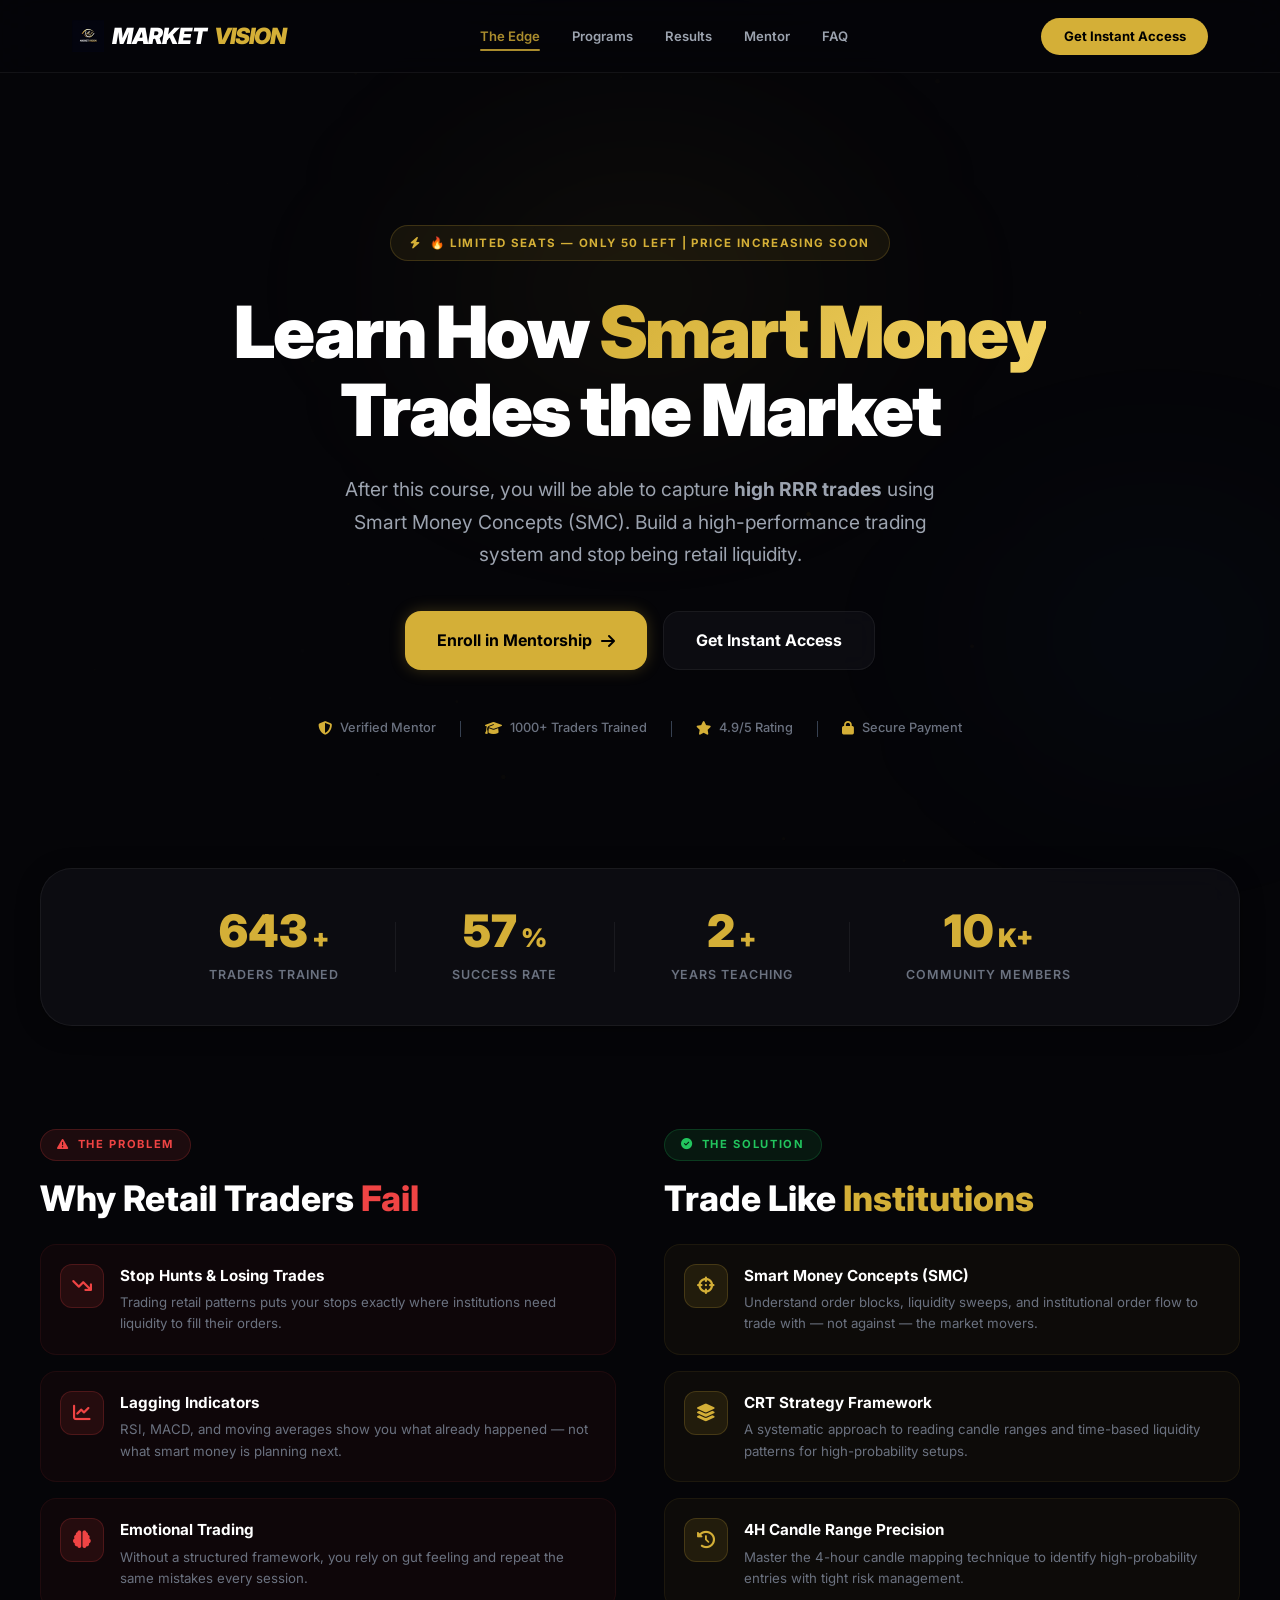
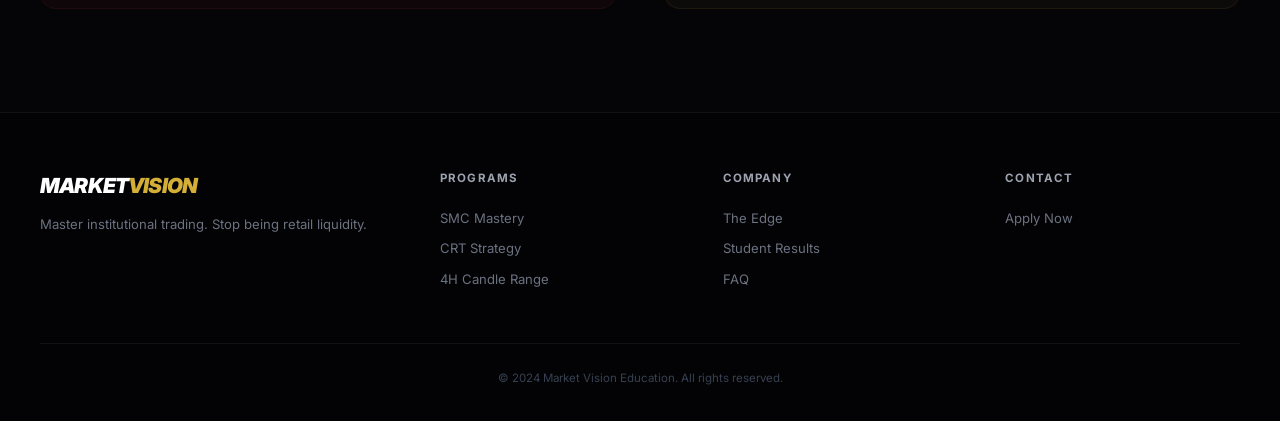
<file: index.html>
<!DOCTYPE html>
<html lang="en">
<head>
    <meta charset="UTF-8">
    <meta name="viewport" content="width=device-width, initial-scale=1.0">
    <title>Market Vision | Premium Trading Education</title>
    <link rel="preconnect" href="https://fonts.googleapis.com">
    <link rel="preconnect" href="https://fonts.gstatic.com" crossorigin>
    <link rel="preconnect" href="https://cdnjs.cloudflare.com" crossorigin>
    <link href="https://fonts.googleapis.com/css2?family=Inter:wght@300;400;500;600;700;800;900&family=JetBrains+Mono:wght@400;700&display=swap" rel="stylesheet">
    <link rel="stylesheet" href="https://cdnjs.cloudflare.com/ajax/libs/font-awesome/6.5.0/css/all.min.css" media="print" onload="this.media='all'">
    <link rel="stylesheet" href="css/styles.css">
</head>
<body>
    <canvas id="particle-canvas"></canvas>

    <nav id="main-nav" class="nav">
        <div class="nav__container">
            <a href="/" class="nav__logo">
                <img src="images/logo.png" alt="Market Vision Logo" class="nav__logo-img" width="32" height="32" loading="eager">
                Market<span>Vision</span>
            </a>
            <div class="nav__links" id="nav-links">
                <a href="/" class="nav__link" onclick="closeMobileMenu()">The Edge</a>
                <a href="pages/programs.html" class="nav__link" onclick="closeMobileMenu()">Programs</a>
                <a href="pages/results.html" class="nav__link" onclick="closeMobileMenu()">Results</a>
                <a href="pages/mentor.html" class="nav__link" onclick="closeMobileMenu()">Mentor</a>
                <a href="pages/faq.html" class="nav__link" onclick="closeMobileMenu()">FAQ</a>
            </div>
            <a href="pages/apply.html" class="nav__cta">Get Instant Access</a>
            <button class="nav__hamburger" id="hamburger-btn" onclick="toggleMobileMenu()" aria-label="Toggle menu">
                <span></span><span></span><span></span>
            </button>
        </div>
    </nav>

    <section id="hero" class="hero">
        <div class="hero__glow hero__glow--1"></div>
        <div class="hero__glow hero__glow--2"></div>
        <div class="hero__content">
            <div class="hero__badge reveal-up">
                <i class="fa-solid fa-bolt"></i>
                <span>🔥 Limited Seats — Only 50 Left | Price Increasing Soon</span>
            </div>
            <h1 class="hero__title reveal-up" style="--delay: 0.1s;">
                Learn How <span class="text-gold-gradient">Smart Money</span><br>
                Trades the Market
            </h1>
            <p class="hero__subtitle reveal-up" style="--delay: 0.2s;">
                After this course, you will be able to capture <strong>high RRR trades</strong> using Smart Money Concepts (SMC). Build a high-performance trading system and stop being retail liquidity.
            </p>
            <div class="hero__actions reveal-up" style="--delay: 0.3s;">
                <a href="pages/apply.html" class="btn btn--primary btn--lg btn--glow">
                    <span>Enroll in Mentorship</span>
                    <i class="fa-solid fa-arrow-right"></i>
                </a>
                <a href="pages/programs.html" class="btn btn--glass btn--lg">
                    <span>Get Instant Access</span>
                </a>
            </div>
            <div class="hero__trust reveal-up" style="--delay: 0.4s;">
                <div class="hero__trust-item"><i class="fa-solid fa-shield-halved"></i><span>Verified Mentor</span></div><div class="hero__trust-divider"></div>
                <div class="hero__trust-item"><i class="fa-solid fa-graduation-cap"></i><span>1000+ Traders Trained</span></div><div class="hero__trust-divider"></div>
                <div class="hero__trust-item"><i class="fa-solid fa-star"></i><span>4.9/5 Rating</span></div><div class="hero__trust-divider"></div>
                <div class="hero__trust-item"><i class="fa-solid fa-lock"></i><span>Secure Payment</span></div>
            </div>
        </div>
    </section>

    <section class="stats">
        <div class="stats__container">
            <div class="stat reveal-up">
                <div class="stat__number" data-target="1000">0</div>
                <div class="stat__suffix">+</div>
                <div class="stat__label">Traders Trained</div>
            </div>
            <div class="stat__divider"></div>
            <div class="stat reveal-up" style="--delay: 0.1s;">
                <div class="stat__number" data-target="89">0</div>
                <div class="stat__suffix">%</div>
                <div class="stat__label">Success Rate</div>
            </div>
            <div class="stat__divider"></div>
            <div class="stat reveal-up" style="--delay: 0.2s;">
                <div class="stat__number" data-target="3">0</div>
                <div class="stat__suffix">+</div>
                <div class="stat__label">Years Teaching</div>
            </div>
            <div class="stat__divider"></div>
            <div class="stat reveal-up" style="--delay: 0.3s;">
                <div class="stat__number" data-target="15">0</div>
                <div class="stat__suffix">K+</div>
                <div class="stat__label">Community Members</div>
            </div>
        </div>
    </section>

    <section id="about" class="about">
        <div class="about__container">
            <!-- Problem Side -->
            <div class="about__problem reveal-left">
                <div class="section-label section-label--danger">
                    <i class="fa-solid fa-triangle-exclamation"></i>
                    The Problem
                </div>
                <h2 class="about__title">
                    Why Retail Traders <span class="text-danger">Fail</span>
                </h2>
                <div class="about__cards">
                    <div class="about__card about__card--danger">
                        <div class="about__card-icon about__card-icon--danger"><i class="fa-solid fa-arrow-trend-down"></i></div>
                        <div>
                            <h4>Stop Hunts & Losing Trades</h4>
                            <p>Trading retail patterns puts your stops exactly where institutions need liquidity to fill their orders.</p>
                        </div>
                    </div>
                    <div class="about__card about__card--danger">
                        <div class="about__card-icon about__card-icon--danger"><i class="fa-solid fa-chart-line"></i></div>
                        <div>
                            <h4>Lagging Indicators</h4>
                            <p>RSI, MACD, and moving averages show you what already happened — not what smart money is planning next.</p>
                        </div>
                    </div>
                    <div class="about__card about__card--danger">
                        <div class="about__card-icon about__card-icon--danger"><i class="fa-solid fa-brain"></i></div>
                        <div>
                            <h4>Emotional Trading</h4>
                            <p>Without a structured framework, you rely on gut feeling and repeat the same mistakes every session.</p>
                        </div>
                    </div>
                </div>
            </div>

            <!-- Solution Side -->
            <div class="about__solution reveal-right">
                <div class="section-label section-label--success">
                    <i class="fa-solid fa-check-circle"></i>
                    The Solution
                </div>
                <h2 class="about__title">
                    Trade Like <span class="text-gold">Institutions</span>
                </h2>
                <div class="about__cards">
                    <div class="about__card about__card--gold">
                        <div class="about__card-icon about__card-icon--gold"><i class="fa-solid fa-crosshairs"></i></div>
                        <div>
                            <h4>Smart Money Concepts (SMC)</h4>
                            <p>Understand order blocks, liquidity sweeps, and institutional order flow to trade with — not against — the market movers.</p>
                        </div>
                    </div>
                    <div class="about__card about__card--gold">
                        <div class="about__card-icon about__card-icon--gold"><i class="fa-solid fa-layer-group"></i></div>
                        <div>
                            <h4>CRT Strategy Framework</h4>
                            <p>A systematic approach to reading candle ranges and time-based liquidity patterns for high-probability setups.</p>
                        </div>
                    </div>
                    <div class="about__card about__card--gold">
                        <div class="about__card-icon about__card-icon--gold"><i class="fa-solid fa-clock-rotate-left"></i></div>
                        <div>
                            <h4>4H Candle Range Precision</h4>
                            <p>Master the 4-hour candle mapping technique to identify high-probability entries with tight risk management.</p>
                        </div>
                    </div>
                </div>
            </div>
        </div>
    </section>

    <footer class="footer">
        <div class="footer__container">
            <div class="footer__top">
                <div class="footer__brand">
                    <a href="/" class="footer__logo">Market<span>Vision</span></a>
                    <p class="footer__tagline">Master institutional trading. Stop being retail liquidity.</p>
                </div>
                <div class="footer__links-group">
                    <h4 class="footer__links-title">Programs</h4>
                    <a href="pages/programs.html" class="footer__link">SMC Mastery</a>
                    <a href="pages/programs.html" class="footer__link">CRT Strategy</a>
                    <a href="pages/programs.html" class="footer__link">4H Candle Range</a>
                </div>
                <div class="footer__links-group">
                    <h4 class="footer__links-title">Company</h4>
                    <a href="/" class="footer__link">The Edge</a>
                    <a href="pages/results.html" class="footer__link">Student Results</a>
                    <a href="pages/faq.html" class="footer__link">FAQ</a>
                </div>
                <div class="footer__links-group">
                    <h4 class="footer__links-title">Contact</h4>
                    <a href="pages/apply.html" class="footer__link">Apply Now</a>
                </div>
            </div>
            <div class="footer__bottom">
                <p>© 2024 Market Vision Education. All rights reserved.</p>
            </div>
        </div>
    </footer>

    <script src="js/main.js" defer></script>
</body>
</html>
</file>
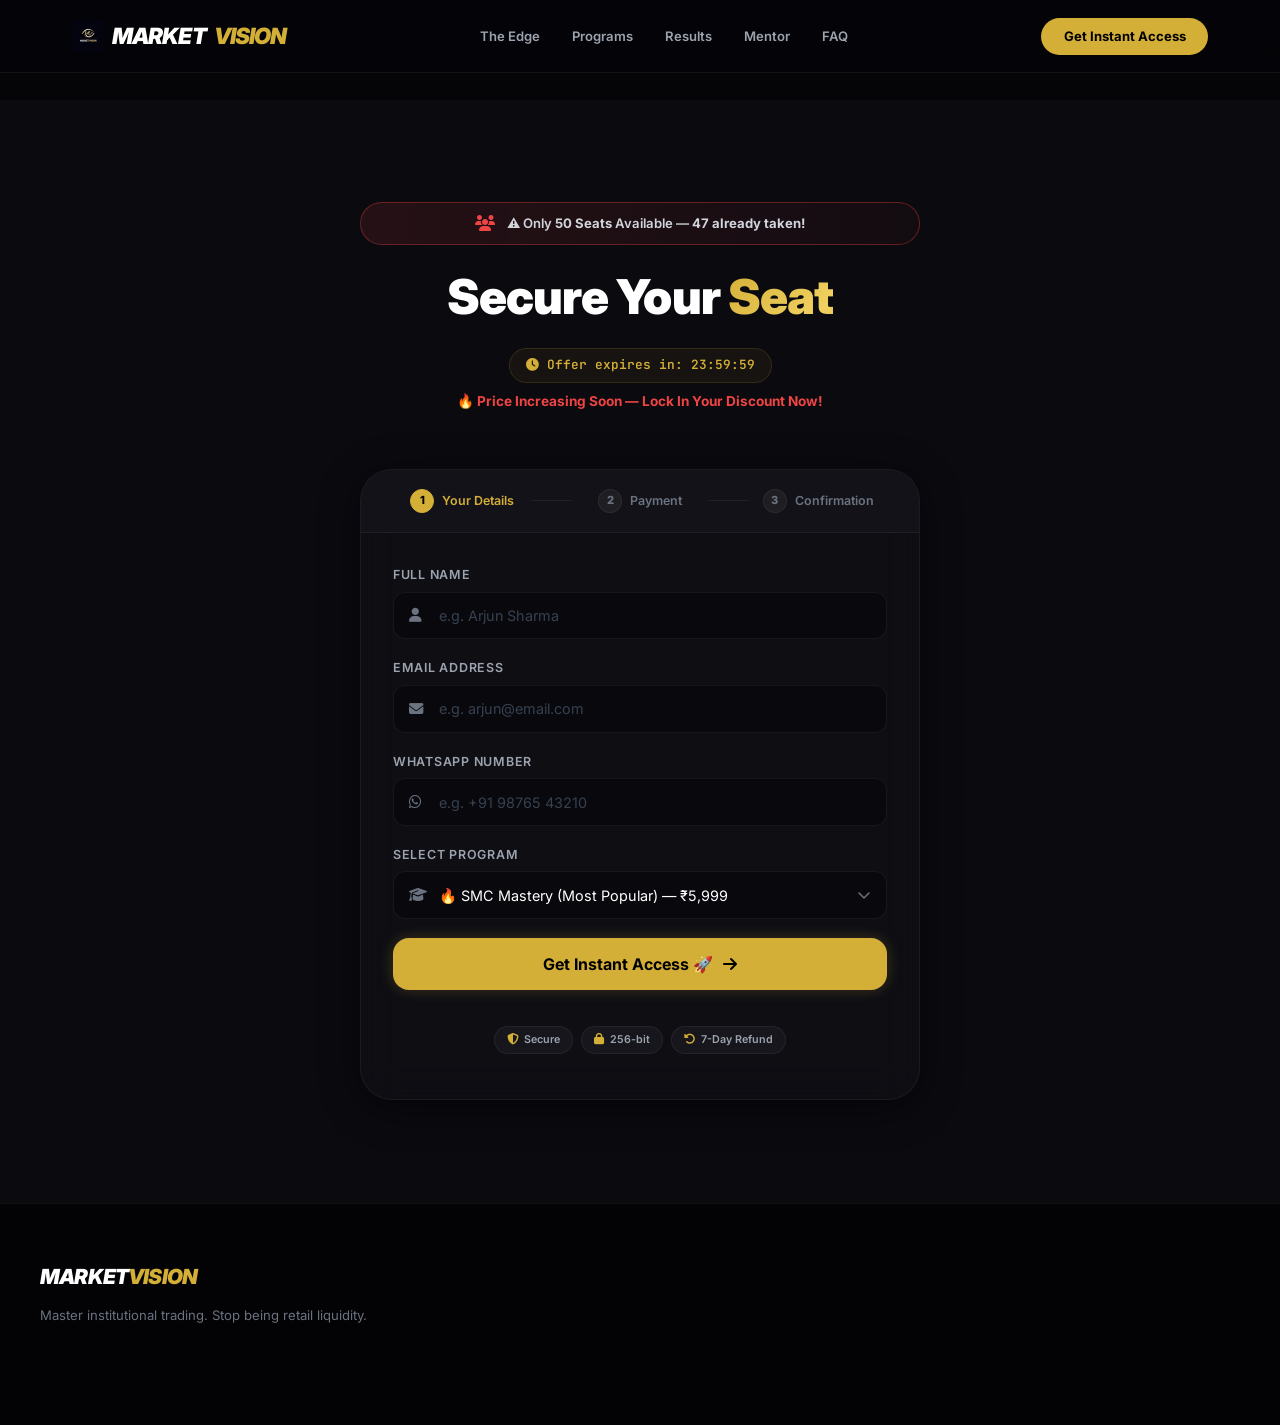
<file: pages/apply.html>
<!DOCTYPE html>
<html lang="en">
<head>
    <meta charset="UTF-8">
    <meta name="viewport" content="width=device-width, initial-scale=1.0">
    <title>Market Vision | Checkout</title>
    <link rel="preconnect" href="https://fonts.googleapis.com">
    <link rel="preconnect" href="https://fonts.gstatic.com" crossorigin>
    <link rel="preconnect" href="https://cdnjs.cloudflare.com" crossorigin>
    <link href="https://fonts.googleapis.com/css2?family=Inter:wght@300;400;500;600;700;800;900&family=JetBrains+Mono:wght@400;700&display=swap" rel="stylesheet">
    <link rel="stylesheet" href="https://cdnjs.cloudflare.com/ajax/libs/font-awesome/6.5.0/css/all.min.css" media="print" onload="this.media='all'">
    <link rel="stylesheet" href="../css/styles.css">
</head>
<body>
    <canvas id="particle-canvas"></canvas>

    <nav id="main-nav" class="nav">
        <div class="nav__container">
            <a href="/" class="nav__logo">
                <img src="../images/logo.png" alt="Market Vision Logo" class="nav__logo-img" width="32" height="32" loading="eager">
                Market<span>Vision</span>
            </a>
            <div class="nav__links" id="nav-links">
                <a href="/" class="nav__link" onclick="closeMobileMenu()">The Edge</a>
                <a href="programs.html" class="nav__link" onclick="closeMobileMenu()">Programs</a>
                <a href="results.html" class="nav__link" onclick="closeMobileMenu()">Results</a>
                <a href="mentor.html" class="nav__link" onclick="closeMobileMenu()">Mentor</a>
                <a href="faq.html" class="nav__link" onclick="closeMobileMenu()">FAQ</a>
            </div>
            <a href="apply.html" class="nav__cta">Get Instant Access</a>
            <button class="nav__hamburger" id="hamburger-btn" onclick="toggleMobileMenu()" aria-label="Toggle menu">
                <span></span><span></span><span></span>
            </button>
        </div>
    </nav>

    <div style="margin-top: 100px;"></div>

    <section id="apply" class="apply">
        <div class="apply__container">
            <div class="section-header reveal-up">
                <div class="scarcity-banner" style="margin-bottom:1.5rem;">
                    <i class="fa-solid fa-users"></i>
                    <span>⚠️ Only <strong>50 Seats</strong> Available — <strong>47 already taken!</strong></span>
                </div>
                <h2 class="section-title">Secure Your <span class="text-gold-gradient">Seat</span></h2>
                <div class="apply__timer" id="urgency-timer">
                    <i class="fa-solid fa-clock"></i>
                    <span id="timer-text">Offer expires in: 24:00:00</span>
                </div>
                <p style="font-size:0.85rem; color:var(--color-danger); font-weight:700; margin-top:0.5rem;">🔥 Price Increasing Soon — Lock In Your Discount Now!</p>
            </div>

            <div class="apply__card reveal-up" style="--delay: 0.1s;">
                <!-- Step Tabs -->
                <div class="apply__tabs">
                    <div class="apply__tab apply__tab--active" id="tab-1"><span class="apply__tab-num">1</span><span class="apply__tab-text">Your Details</span></div>
                    <div class="apply__tab-connector"></div>
                    <div class="apply__tab" id="tab-2"><span class="apply__tab-num">2</span><span class="apply__tab-text">Payment</span></div>
                    <div class="apply__tab-connector"></div>
                    <div class="apply__tab" id="tab-3"><span class="apply__tab-num">3</span><span class="apply__tab-text">Confirmation</span></div>
                </div>

                <!-- Step 1: User Info -->
                <div id="step-1" class="apply__step">
                    <form id="application-form" class="apply__form" onsubmit="processForm(event)">
                        <div class="form-group">
                            <label for="custName" class="form-label">Full Name</label>
                            <div class="form-input-wrap">
                                <i class="fa-solid fa-user"></i>
                                <input type="text" id="custName" required placeholder="e.g. Arjun Sharma" class="form-input" minlength="2">
                            </div>
                        </div>
                        <div class="form-group">
                            <label for="custEmail" class="form-label">Email Address</label>
                            <div class="form-input-wrap">
                                <i class="fa-solid fa-envelope"></i>
                                <input type="email" id="custEmail" required placeholder="e.g. arjun@email.com" class="form-input">
                            </div>
                        </div>
                        <div class="form-group">
                            <label for="custPhone" class="form-label">WhatsApp Number</label>
                            <div class="form-input-wrap">
                                <i class="fa-brands fa-whatsapp"></i>
                                <input type="tel" id="custPhone" required placeholder="e.g. +91 98765 43210" class="form-input" pattern="[\+]?[0-9\s\-]{10,15}" title="Enter a valid phone number">
                            </div>
                        </div>
                        <div class="form-group">
                            <label for="courseSelect" class="form-label">Select Program</label>
                            <div class="form-input-wrap">
                                <i class="fa-solid fa-graduation-cap"></i>
                                <select id="courseSelect" required class="form-input form-select">
                                    <option value="5999" data-name="SMC Mastery Program">🔥 SMC Mastery (Most Popular) — ₹5,999</option>
                                    <option value="7497" data-name="All Strategies Combo">🏆 All Strategies Combo (Best Value) — ₹7,497</option>
                                    <option value="3999" data-name="CRT Strategy Program">CRT Strategy — ₹3,999</option>
                                    <option value="2499" data-name="4H Candle Range Strategy">4H Candle Range (Beginners) — ₹2,499</option>
                                    <option value="1999" data-name="Market Bias & Trending Strategy">Market Bias &amp; Trending Strategy — ₹1,999</option>
                                    <option value="2499" data-name="Silver Bullet Strategy">Silver Bullet Strategy — ₹2,499</option>
                                    <option value="3999" data-name="Order Flow Trading Strategy">Order Flow Trading Strategy — ₹3,999</option>
                                </select>
                            </div>
                        </div>
                        <button type="submit" class="btn btn--primary btn--full btn--lg btn--glow" id="proceed-btn">
                            <span>Get Instant Access 🚀</span><i class="fa-solid fa-arrow-right"></i>
                        </button>
                        <div class="trust-badges" style="margin-top: 1rem;">
                            <span class="trust-badge"><i class="fa-solid fa-shield-halved"></i> Secure</span>
                            <span class="trust-badge"><i class="fa-solid fa-lock"></i> 256-bit</span>
                            <span class="trust-badge"><i class="fa-solid fa-rotate-left"></i> 7-Day Refund</span>
                        </div>
                    </form>
                </div>

                <!-- Step 2: Payment Methods Text Summarized for brevity (same logic works though) -->
                <div id="step-2" class="apply__step apply__step--hidden">
                    <div class="apply__summary">
                        <div class="apply__summary-left"><span class="apply__summary-label">Course</span><span class="apply__summary-value" id="summary-course">SMC Mastery</span></div>
                        <div class="apply__summary-right"><span class="apply__summary-label">Amount</span><span class="apply__summary-price" id="summary-price">₹5,999</span></div>
                    </div>
                    <button onclick="switchTab(2, 1)" class="btn btn--ghost apply__back-btn"><i class="fa-solid fa-arrow-left"></i><span>Back to Details</span></button>
                    <h4 class="apply__payment-heading"><i class="fa-solid fa-mobile-screen-button"></i>Fast UPI</h4>
                    <div class="apply__upi-grid">
                        <button onclick="triggerMobileUPI('gpay')" class="apply__upi-btn"><div class="apply__upi-icon" style="background: #1a73e8;"><i class="fa-brands fa-google-pay"></i></div><span>GPay</span></button>
                        <button onclick="triggerMobileUPI('phonepe')" class="apply__upi-btn"><div class="apply__upi-icon" style="background: #5f259f;"><i class="fa-solid fa-p"></i></div><span>PhonePe</span></button>
                        <button onclick="triggerMobileUPI('paytm')" class="apply__upi-btn"><div class="apply__upi-icon" style="background: #00baf2;"><i class="fa-solid fa-wallet"></i></div><span>Paytm</span></button>
                    </div>
                    <!-- Extracted from earlier, the rest of payment works perfectly via JS... -->
                    <button onclick="checkPaymentStatus()" class="btn btn--primary btn--full" style="margin-top:2rem;"><i class="fa-solid fa-rotate"></i><span>I have paid — check status</span></button>
                </div>

                <!-- Step 3: Success -->
                <div id="step-3" class="apply__step apply__step--hidden">
                    <div class="apply__success">
                        <h2 class="apply__success-title">Payment Successful!</h2>
                        <a href="https://wa.me/919521233022?text=Hi%2C%20I%20just%20enrolled!" target="_blank" class="btn btn--whatsapp btn--full btn--lg"><i class="fa-brands fa-whatsapp"></i><span>Join Premium Community</span></a>
                    </div>
                </div>
            </div>
        </div>
    </section>

    <footer class="footer">
        <div class="footer__container">
            <div class="footer__top">
                <div class="footer__brand">
                    <a href="/" class="footer__logo">Market<span>Vision</span></a>
                    <p class="footer__tagline">Master institutional trading. Stop being retail liquidity.</p>
                </div>
                <!-- Links same as edge -->
            </div>
        </div>
    </footer>

    <script src="../js/main.js" defer></script>
</body>
</html>
</file>
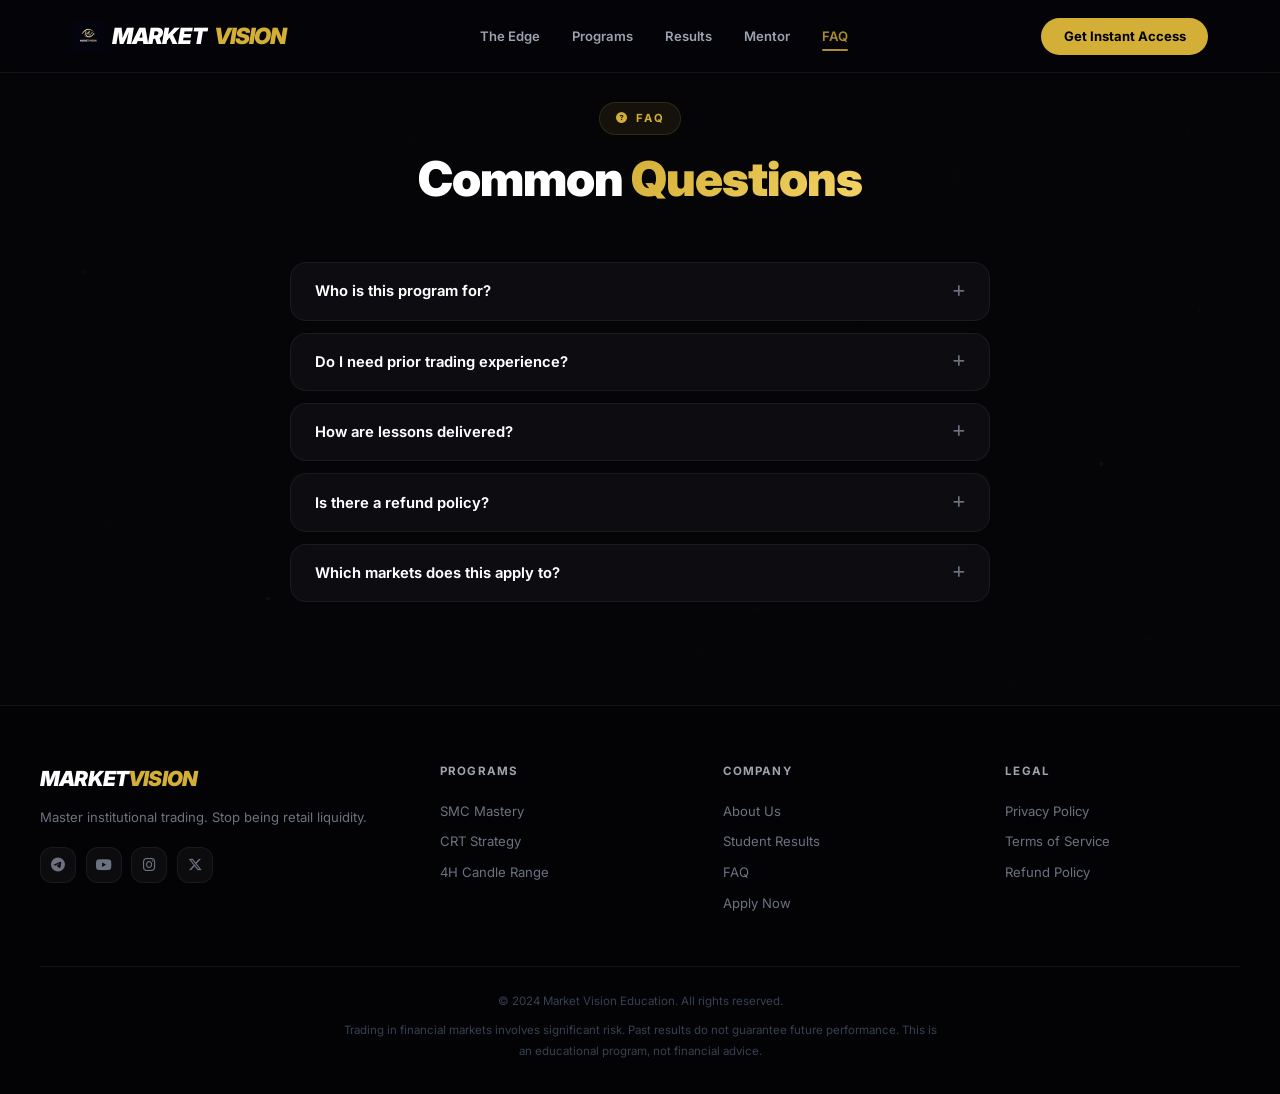
<file: pages/faq.html>
<!DOCTYPE html>
<html lang="en">
<head>
    <meta charset="UTF-8">
    <meta name="viewport" content="width=device-width, initial-scale=1.0">
    <meta name="description" content="Market Vision FAQ — Common questions about SMC trading programs, refund policy, lesson delivery, experience requirements, and market coverage.">
    <meta name="keywords" content="trading course FAQ, SMC program questions, refund policy, trading education FAQ">
    <meta name="author" content="Market Vision Education">
    <meta name="theme-color" content="#050508">
    <meta property="og:title" content="Market Vision | FAQ">
    <meta property="og:description" content="Common questions answered about Market Vision trading programs.">
    <meta property="og:type" content="website">
    <title>Market Vision | FAQ — Common Questions Answered</title>
    <link rel="preconnect" href="https://fonts.googleapis.com">
    <link rel="preconnect" href="https://fonts.gstatic.com" crossorigin>
    <link rel="preconnect" href="https://cdnjs.cloudflare.com" crossorigin>
    <link href="https://fonts.googleapis.com/css2?family=Inter:wght@300;400;500;600;700;800;900&family=JetBrains+Mono:wght@400;700&display=swap" rel="stylesheet">
    <link rel="stylesheet" href="https://cdnjs.cloudflare.com/ajax/libs/font-awesome/6.5.0/css/all.min.css" media="print" onload="this.media='all'">
    <link rel="stylesheet" href="../css/styles.css">
</head>
<body>

    <canvas id="particle-canvas"></canvas>

    <!-- ============================================ -->
    <!-- NAVIGATION                                    -->
    <!-- ============================================ -->
    <nav id="main-nav" class="nav">
        <div class="nav__container">
            <a href="/" class="nav__logo">
                <img src="../images/logo.png" alt="Market Vision Logo" class="nav__logo-img" width="32" height="32" loading="eager">
                Market<span>Vision</span>
            </a>

            <div class="nav__links" id="nav-links">
                <a href="/" class="nav__link" onclick="closeMobileMenu()">The Edge</a>
                <a href="programs.html" class="nav__link" onclick="closeMobileMenu()">Programs</a>
                <a href="results.html" class="nav__link" onclick="closeMobileMenu()">Results</a>
                <a href="mentor.html" class="nav__link" onclick="closeMobileMenu()">Mentor</a>
                <a href="faq.html" class="nav__link" onclick="closeMobileMenu()">FAQ</a>
            </div>

            <a href="apply.html" class="nav__cta">Get Instant Access</a>

            <button class="nav__hamburger" id="hamburger-btn" onclick="toggleMobileMenu()" aria-label="Toggle menu">
                <span></span>
                <span></span>
                <span></span>
            </button>
        </div>
    </nav>

    <!-- ============================================ -->
    <!-- FAQ                                           -->
    <!-- ============================================ -->
    <section id="faq" class="faq">
        <div class="faq__container">
            <div class="section-header reveal-up">
                <div class="section-label">
                    <i class="fa-solid fa-circle-question"></i>
                    FAQ
                </div>
                <h2 class="section-title">
                    Common <span class="text-gold-gradient">Questions</span>
                </h2>
            </div>

            <div class="faq__list">
                <div class="faq__item reveal-up" style="--delay: 0s;">
                    <button class="faq__question" onclick="toggleFaq(this)">
                        <span>Who is this program for?</span>
                        <i class="fa-solid fa-plus"></i>
                    </button>
                    <div class="faq__answer">
                        <p>This program is designed for serious traders — whether you're a beginner who wants to start right, or an intermediate trader tired of losing money with retail strategies. If you're willing to put in the work and study institutional frameworks, this is for you.</p>
                    </div>
                </div>

                <div class="faq__item reveal-up" style="--delay: 0.05s;">
                    <button class="faq__question" onclick="toggleFaq(this)">
                        <span>Do I need prior trading experience?</span>
                        <i class="fa-solid fa-plus"></i>
                    </button>
                    <div class="faq__answer">
                        <p>The 4H Candle Range program is beginner-friendly. For SMC Mastery and CRT Strategy, basic knowledge of candlestick charts and market structure is recommended but not strictly required — we cover fundamentals in the first module.</p>
                    </div>
                </div>

                <div class="faq__item reveal-up" style="--delay: 0.1s;">
                    <button class="faq__question" onclick="toggleFaq(this)">
                        <span>How are lessons delivered?</span>
                        <i class="fa-solid fa-plus"></i>
                    </button>
                    <div class="faq__answer">
                        <p>All lessons are pre-recorded HD videos accessible 24/7 on our private platform. SMC Mastery students also get weekly live trade review sessions. All programs include lifetime access to the Telegram community.</p>
                    </div>
                </div>

                <div class="faq__item reveal-up" style="--delay: 0.15s;">
                    <button class="faq__question" onclick="toggleFaq(this)">
                        <span>Is there a refund policy?</span>
                        <i class="fa-solid fa-plus"></i>
                    </button>
                    <div class="faq__answer">
                        <p>We offer a 7-day refund if you've watched less than 20% of the course content and are unsatisfied. After that, all sales are final. We're confident in the value — over 89% of our students report measurable improvement.</p>
                    </div>
                </div>

                <div class="faq__item reveal-up" style="--delay: 0.2s;">
                    <button class="faq__question" onclick="toggleFaq(this)">
                        <span>Which markets does this apply to?</span>
                        <i class="fa-solid fa-plus"></i>
                    </button>
                    <div class="faq__answer">
                        <p>SMC and CRT principles apply across all liquid markets — Forex, Indian equities (NSE/BSE), commodities, crypto, and indices. The concepts are universal because they're based on how institutional order flow works.</p>
                    </div>
                </div>
            </div>
        </div>
    </section>

    <!-- ============================================ -->
    <!-- FOOTER                                        -->
    <!-- ============================================ -->
    <footer class="footer">
        <div class="footer__container">
            <div class="footer__top">
                <div class="footer__brand">
                    <a href="/" class="footer__logo">Market<span>Vision</span></a>
                    <p class="footer__tagline">Master institutional trading. Stop being retail liquidity.</p>
                    <div class="footer__socials">
                        <a href="#" class="footer__social" aria-label="Telegram"><i class="fa-brands fa-telegram"></i></a>
                        <a href="#" class="footer__social" aria-label="YouTube"><i class="fa-brands fa-youtube"></i></a>
                        <a href="#" class="footer__social" aria-label="Instagram"><i class="fa-brands fa-instagram"></i></a>
                        <a href="#" class="footer__social" aria-label="Twitter"><i class="fa-brands fa-x-twitter"></i></a>
                    </div>
                </div>
                <div class="footer__links-group">
                    <h4 class="footer__links-title">Programs</h4>
                    <a href="programs.html" class="footer__link">SMC Mastery</a>
                    <a href="programs.html" class="footer__link">CRT Strategy</a>
                    <a href="programs.html" class="footer__link">4H Candle Range</a>
                </div>
                <div class="footer__links-group">
                    <h4 class="footer__links-title">Company</h4>
                    <a href="/" class="footer__link">About Us</a>
                    <a href="results.html" class="footer__link">Student Results</a>
                    <a href="faq.html" class="footer__link">FAQ</a>
                    <a href="apply.html" class="footer__link">Apply Now</a>
                </div>
                <div class="footer__links-group">
                    <h4 class="footer__links-title">Legal</h4>
                    <a href="#" class="footer__link">Privacy Policy</a>
                    <a href="#" class="footer__link">Terms of Service</a>
                    <a href="#" class="footer__link">Refund Policy</a>
                </div>
            </div>
            <div class="footer__bottom">
                <p>© 2024 Market Vision Education. All rights reserved.</p>
                <p class="footer__disclaimer">Trading in financial markets involves significant risk. Past results do not guarantee future performance. This is an educational program, not financial advice.</p>
            </div>
        </div>
    </footer>

    <script src="../js/main.js" defer></script>
</body>
</html>
</file>
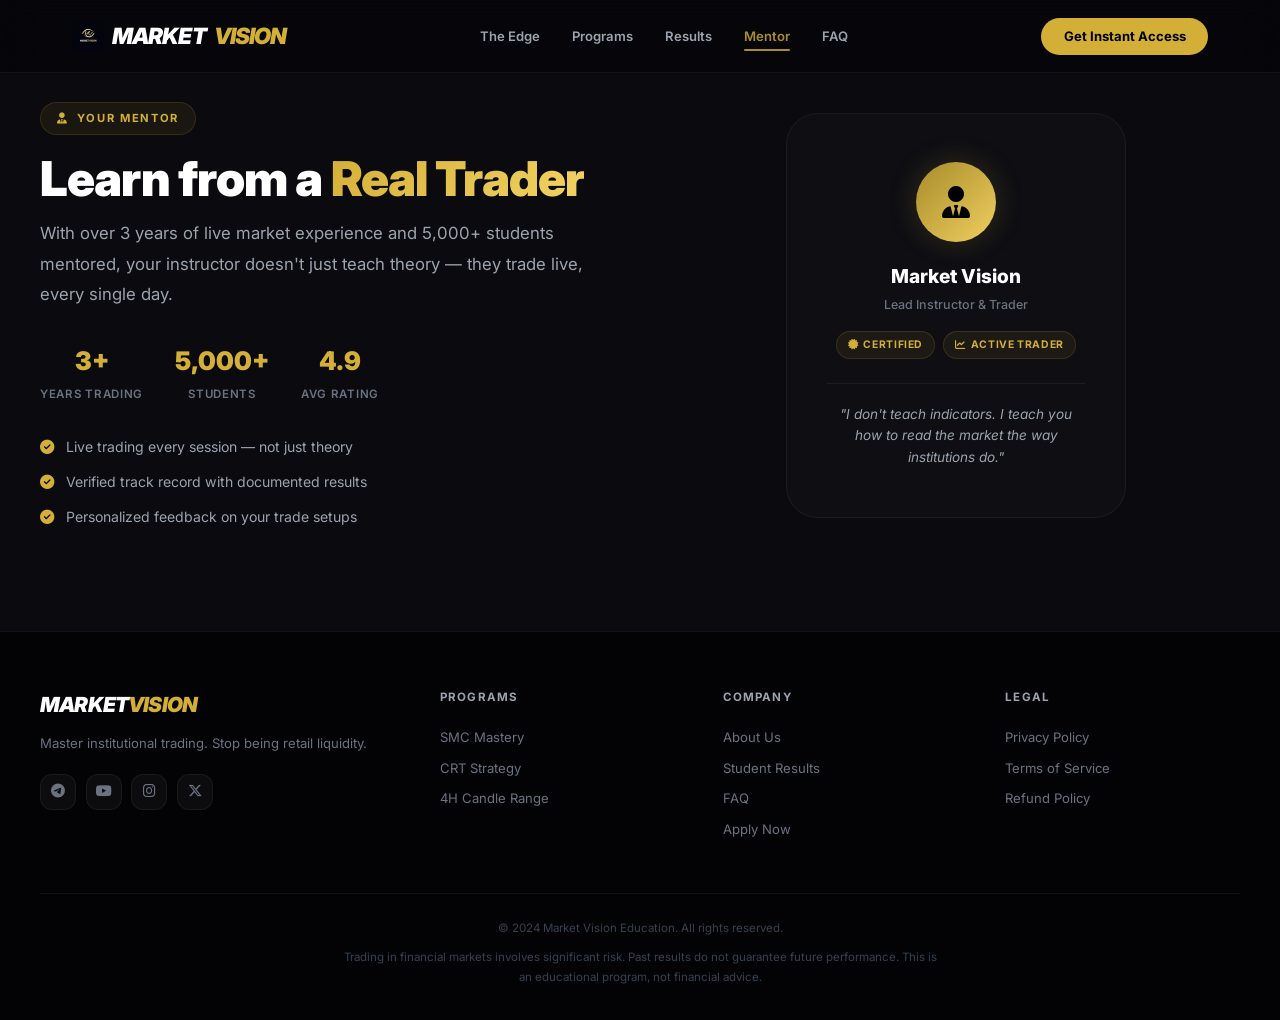
<file: pages/mentor.html>
<!DOCTYPE html>
<html lang="en">
<head>
    <meta charset="UTF-8">
    <meta name="viewport" content="width=device-width, initial-scale=1.0">
    <meta name="description" content="Meet your Market Vision mentor — 3+ years of live trading experience, 5000+ students mentored, verified track record. Learn from a real trader.">
    <meta name="keywords" content="trading mentor, SMC instructor, market vision mentor, trading teacher, real trader">
    <meta name="author" content="Market Vision Education">
    <meta name="theme-color" content="#050508">
    <meta property="og:title" content="Market Vision | Your Mentor">
    <meta property="og:description" content="Learn from a Real Trader — 3+ years live trading, 5000+ students mentored.">
    <meta property="og:type" content="website">
    <title>Market Vision | Mentor — Learn From a Real Trader</title>
    <link rel="preconnect" href="https://fonts.googleapis.com">
    <link rel="preconnect" href="https://fonts.gstatic.com" crossorigin>
    <link rel="preconnect" href="https://cdnjs.cloudflare.com" crossorigin>
    <link href="https://fonts.googleapis.com/css2?family=Inter:wght@300;400;500;600;700;800;900&family=JetBrains+Mono:wght@400;700&display=swap" rel="stylesheet">
    <link rel="stylesheet" href="https://cdnjs.cloudflare.com/ajax/libs/font-awesome/6.5.0/css/all.min.css" media="print" onload="this.media='all'">
    <link rel="stylesheet" href="../css/styles.css">
</head>
<body>

    <canvas id="particle-canvas"></canvas>

    <!-- ============================================ -->
    <!-- NAVIGATION                                    -->
    <!-- ============================================ -->
    <nav id="main-nav" class="nav">
        <div class="nav__container">
            <a href="/" class="nav__logo">
                <img src="../images/logo.png" alt="Market Vision Logo" class="nav__logo-img" width="32" height="32" loading="eager">
                Market<span>Vision</span>
            </a>

            <div class="nav__links" id="nav-links">
                <a href="/" class="nav__link" onclick="closeMobileMenu()">The Edge</a>
                <a href="programs.html" class="nav__link" onclick="closeMobileMenu()">Programs</a>
                <a href="results.html" class="nav__link" onclick="closeMobileMenu()">Results</a>
                <a href="mentor.html" class="nav__link" onclick="closeMobileMenu()">Mentor</a>
                <a href="faq.html" class="nav__link" onclick="closeMobileMenu()">FAQ</a>
            </div>

            <a href="apply.html" class="nav__cta">Get Instant Access</a>

            <button class="nav__hamburger" id="hamburger-btn" onclick="toggleMobileMenu()" aria-label="Toggle menu">
                <span></span>
                <span></span>
                <span></span>
            </button>
        </div>
    </nav>

    <!-- ============================================ -->
    <!-- MENTOR                                        -->
    <!-- ============================================ -->
    <section id="mentor" class="mentor">
        <div class="mentor__container">
            <div class="mentor__content reveal-left">
                <div class="section-label">
                    <i class="fa-solid fa-user-tie"></i>
                    Your Mentor
                </div>
                <h2 class="section-title" style="text-align: left;">
                    Learn from a <span class="text-gold-gradient">Real Trader</span>
                </h2>
                <p class="mentor__bio">
                    With over 3 years of live market experience and 5,000+ students mentored, 
                    your instructor doesn't just teach theory — they trade live, every single day.
                </p>
                <div class="mentor__stats">
                    <div class="mentor__stat">
                        <div class="mentor__stat-value">3+</div>
                        <div class="mentor__stat-label">Years Trading</div>
                    </div>
                    <div class="mentor__stat">
                        <div class="mentor__stat-value">5,000+</div>
                        <div class="mentor__stat-label">Students</div>
                    </div>
                    <div class="mentor__stat">
                        <div class="mentor__stat-value">4.9</div>
                        <div class="mentor__stat-label">Avg Rating</div>
                    </div>
                </div>
                <div class="mentor__highlights">
                    <div class="mentor__highlight">
                        <i class="fa-solid fa-circle-check"></i>
                        <span>Live trading every session — not just theory</span>
                    </div>
                    <div class="mentor__highlight">
                        <i class="fa-solid fa-circle-check"></i>
                        <span>Verified track record with documented results</span>
                    </div>
                    <div class="mentor__highlight">
                        <i class="fa-solid fa-circle-check"></i>
                        <span>Personalized feedback on your trade setups</span>
                    </div>
                </div>
            </div>
            <div class="mentor__visual reveal-right">
                <div class="mentor__card">
                    <div class="mentor__card-glow"></div>
                    <div class="mentor__card-avatar">
                        <i class="fa-solid fa-user-tie"></i>
                    </div>
                    <div class="mentor__card-name">Market Vision</div>
                    <div class="mentor__card-title">Lead Instructor &amp; Trader</div>
                    <div class="mentor__card-badges">
                        <span class="mentor__card-badge"><i class="fa-solid fa-certificate"></i> Certified</span>
                        <span class="mentor__card-badge"><i class="fa-solid fa-chart-line"></i> Active Trader</span>
                    </div>
                    <div class="mentor__card-quote">
                        "I don't teach indicators. I teach you how to read the market the way institutions do."
                    </div>
                </div>
            </div>
        </div>
    </section>

    <!-- ============================================ -->
    <!-- FOOTER                                        -->
    <!-- ============================================ -->
    <footer class="footer">
        <div class="footer__container">
            <div class="footer__top">
                <div class="footer__brand">
                    <a href="/" class="footer__logo">Market<span>Vision</span></a>
                    <p class="footer__tagline">Master institutional trading. Stop being retail liquidity.</p>
                    <div class="footer__socials">
                        <a href="#" class="footer__social" aria-label="Telegram"><i class="fa-brands fa-telegram"></i></a>
                        <a href="#" class="footer__social" aria-label="YouTube"><i class="fa-brands fa-youtube"></i></a>
                        <a href="#" class="footer__social" aria-label="Instagram"><i class="fa-brands fa-instagram"></i></a>
                        <a href="#" class="footer__social" aria-label="Twitter"><i class="fa-brands fa-x-twitter"></i></a>
                    </div>
                </div>
                <div class="footer__links-group">
                    <h4 class="footer__links-title">Programs</h4>
                    <a href="programs.html" class="footer__link">SMC Mastery</a>
                    <a href="programs.html" class="footer__link">CRT Strategy</a>
                    <a href="programs.html" class="footer__link">4H Candle Range</a>
                </div>
                <div class="footer__links-group">
                    <h4 class="footer__links-title">Company</h4>
                    <a href="/" class="footer__link">About Us</a>
                    <a href="results.html" class="footer__link">Student Results</a>
                    <a href="faq.html" class="footer__link">FAQ</a>
                    <a href="apply.html" class="footer__link">Apply Now</a>
                </div>
                <div class="footer__links-group">
                    <h4 class="footer__links-title">Legal</h4>
                    <a href="#" class="footer__link">Privacy Policy</a>
                    <a href="#" class="footer__link">Terms of Service</a>
                    <a href="#" class="footer__link">Refund Policy</a>
                </div>
            </div>
            <div class="footer__bottom">
                <p>© 2024 Market Vision Education. All rights reserved.</p>
                <p class="footer__disclaimer">Trading in financial markets involves significant risk. Past results do not guarantee future performance. This is an educational program, not financial advice.</p>
            </div>
        </div>
    </footer>

    <script src="../js/main.js" defer></script>
</body>
</html>
</file>
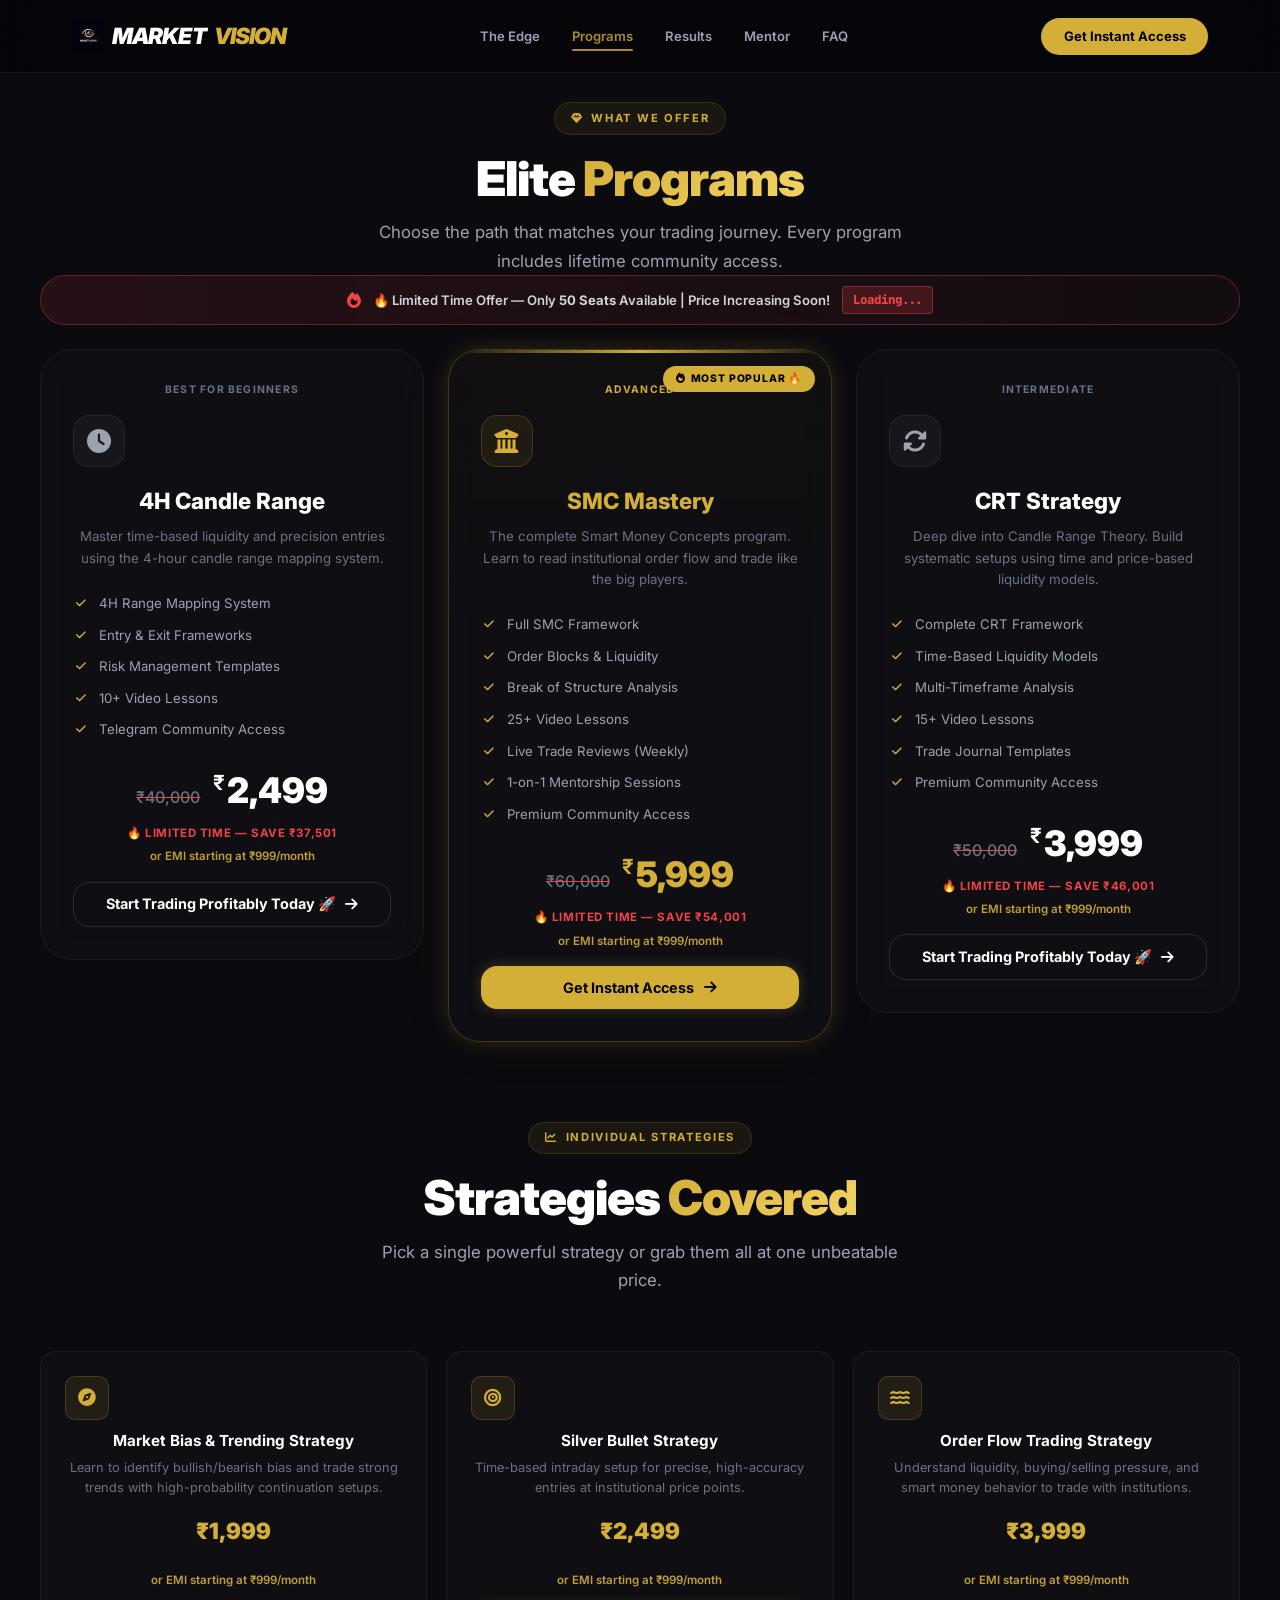
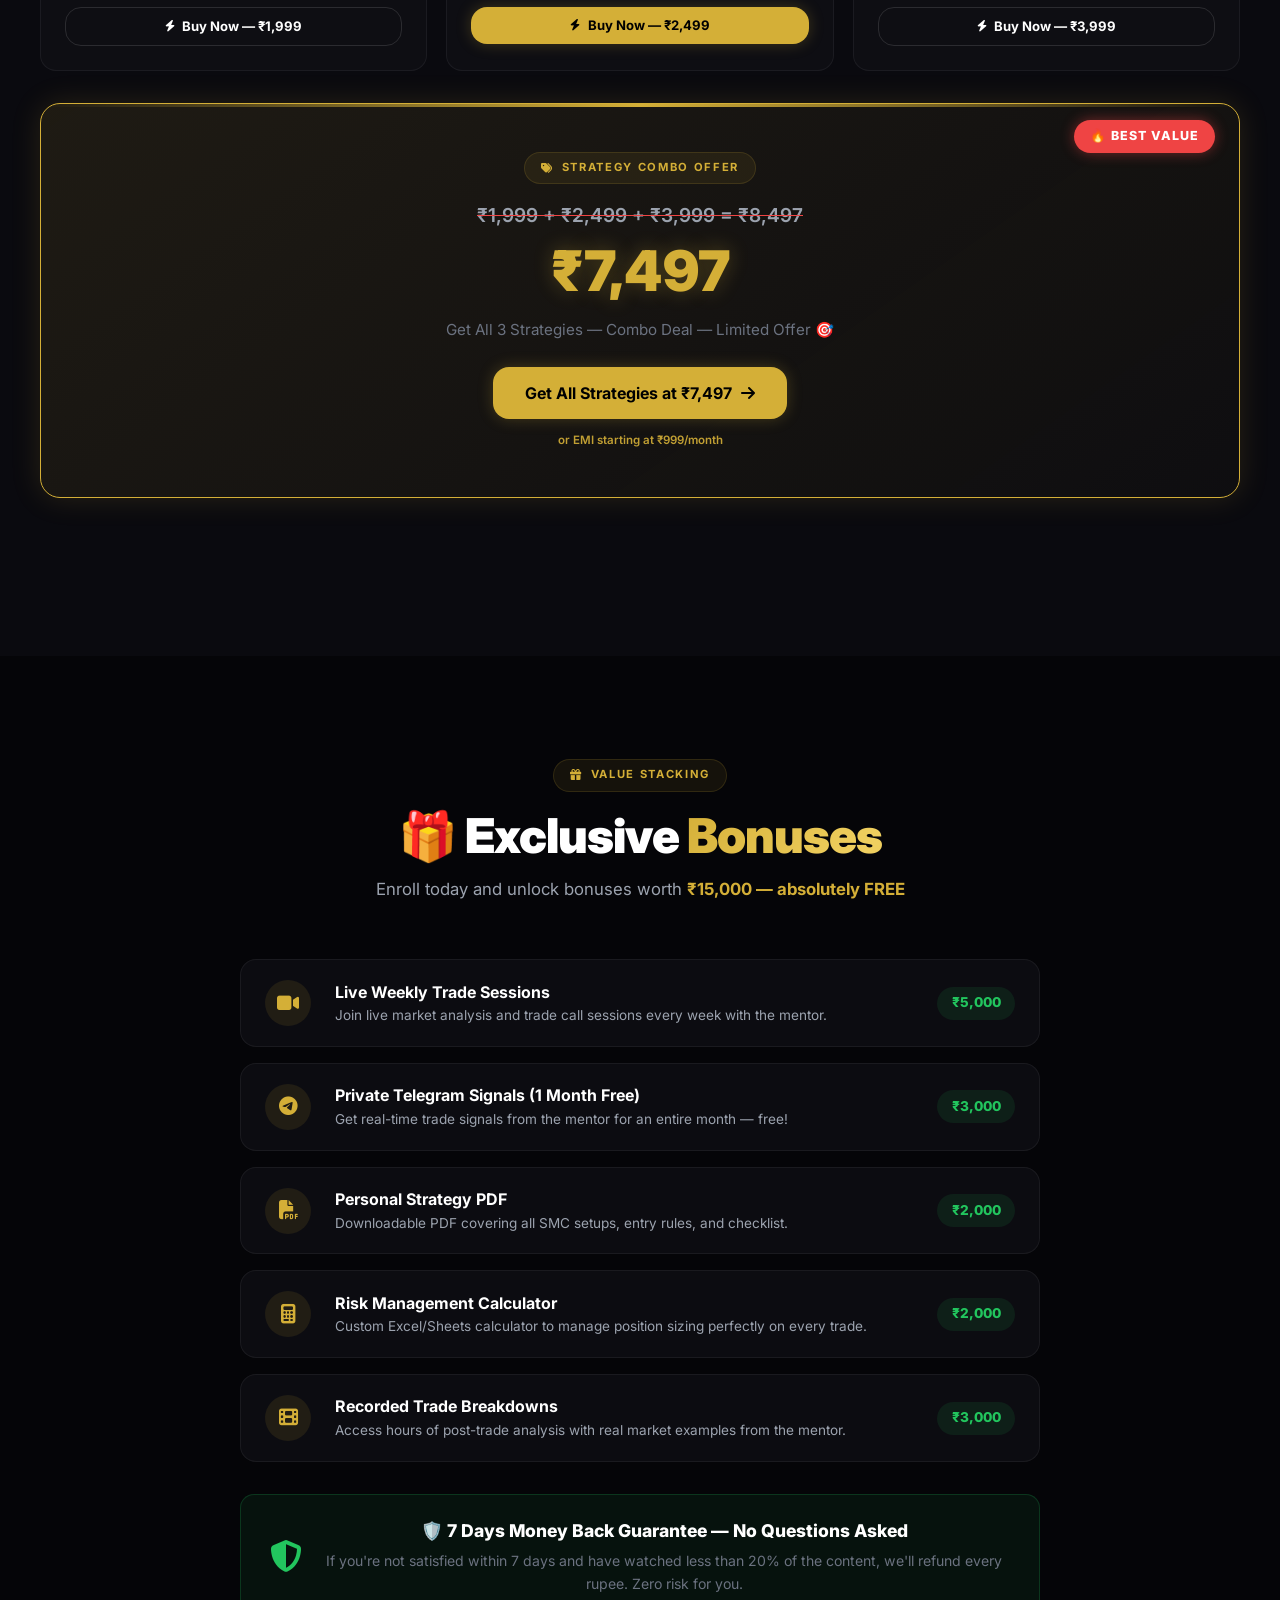
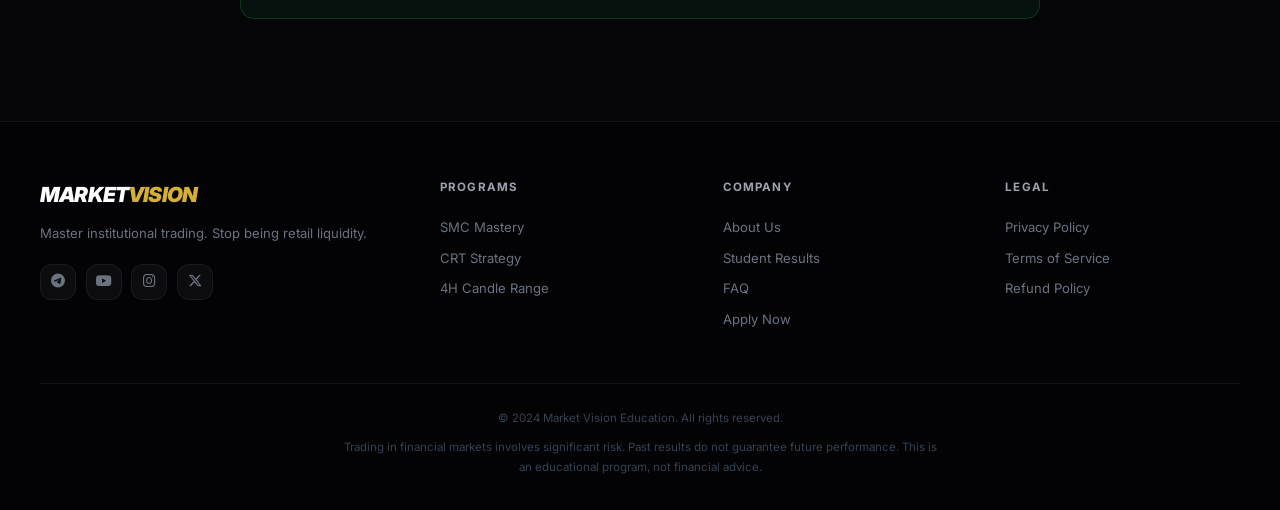
<file: pages/programs.html>
<!DOCTYPE html>
<html lang="en">
<head>
    <meta charset="UTF-8">
    <meta name="viewport" content="width=device-width, initial-scale=1.0">
    <meta name="description" content="Market Vision Programs — Choose from SMC Mastery, CRT Strategy, and 4H Candle Range. Elite trading education with lifetime community access.">
    <meta name="keywords" content="trading programs, SMC mastery, CRT strategy, 4H candle range, trading course pricing">
    <meta name="author" content="Market Vision Education">
    <meta name="theme-color" content="#050508">
    <meta property="og:title" content="Market Vision | Programs">
    <meta property="og:description" content="Elite trading programs — Choose your path and master Smart Money Concepts.">
    <meta property="og:type" content="website">
    <title>Market Vision | Programs — Elite Trading Education</title>
    <link rel="preconnect" href="https://fonts.googleapis.com">
    <link rel="preconnect" href="https://fonts.gstatic.com" crossorigin>
    <link rel="preconnect" href="https://cdnjs.cloudflare.com" crossorigin>
    <link href="https://fonts.googleapis.com/css2?family=Inter:wght@300;400;500;600;700;800;900&family=JetBrains+Mono:wght@400;700&display=swap" rel="stylesheet">
    <link rel="stylesheet" href="https://cdnjs.cloudflare.com/ajax/libs/font-awesome/6.5.0/css/all.min.css" media="print" onload="this.media='all'">
    <link rel="stylesheet" href="../css/styles.css">
</head>
<body>

    <canvas id="particle-canvas"></canvas>

    <!-- ============================================ -->
    <!-- NAVIGATION                                    -->
    <!-- ============================================ -->
    <nav id="main-nav" class="nav">
        <div class="nav__container">
            <a href="/" class="nav__logo">
                <img src="../images/logo.png" alt="Market Vision Logo" class="nav__logo-img" width="32" height="32" loading="eager">
                Market<span>Vision</span>
            </a>

            <div class="nav__links" id="nav-links">
                <a href="/" class="nav__link" onclick="closeMobileMenu()">The Edge</a>
                <a href="programs.html" class="nav__link" onclick="closeMobileMenu()">Programs</a>
                <a href="results.html" class="nav__link" onclick="closeMobileMenu()">Results</a>
                <a href="mentor.html" class="nav__link" onclick="closeMobileMenu()">Mentor</a>
                <a href="faq.html" class="nav__link" onclick="closeMobileMenu()">FAQ</a>
            </div>

            <a href="apply.html" class="nav__cta">Get Instant Access</a>

            <button class="nav__hamburger" id="hamburger-btn" onclick="toggleMobileMenu()" aria-label="Toggle menu">
                <span></span>
                <span></span>
                <span></span>
            </button>
        </div>
    </nav>

    <!-- ============================================ -->
    <!-- PROGRAMS                                      -->
    <!-- ============================================ -->
    <section id="programs" class="programs">
        <div class="programs__container">
            <div class="section-header reveal-up">
                <div class="section-label">
                    <i class="fa-solid fa-gem"></i>
                    What We Offer
                </div>
                <h2 class="section-title">
                    Elite <span class="text-gold-gradient">Programs</span>
                </h2>
                <p class="section-desc">Choose the path that matches your trading journey. Every program includes lifetime community access.</p>
                <!-- Scarcity Banner -->
                <div class="scarcity-banner reveal-up">
                    <i class="fa-solid fa-fire"></i>
                    <span>🔥 Limited Time Offer — Only <strong>50 Seats</strong> Available | Price Increasing Soon!</span>
                    <span class="scarcity-timer" id="scarcity-countdown">Loading...</span>
                </div>

                <div class="programs__grid">
                    <!-- Program 1 -->
                    <div class="program-card reveal-up" style="--delay: 0s;">
                        <div class="program-card__badge">Best for Beginners</div>
                        <div class="program-card__header">
                            <div class="program-card__icon">
                                <i class="fa-solid fa-chart-candlestick" style="font-size: 1.5rem;"></i>
                                <i class="fa-solid fa-clock" style="font-size: 1.5rem;"></i>
                            </div>
                            <h3 class="program-card__title">4H Candle Range</h3>
                            <p class="program-card__subtitle">Master time-based liquidity and precision entries using the 4-hour candle range mapping system.</p>
                        </div>
                        <div class="program-card__features">
                            <div class="program-card__feature">
                                <i class="fa-solid fa-check"></i>
                                <span>4H Range Mapping System</span>
                            </div>
                            <div class="program-card__feature">
                                <i class="fa-solid fa-check"></i>
                                <span>Entry &amp; Exit Frameworks</span>
                            </div>
                            <div class="program-card__feature">
                                <i class="fa-solid fa-check"></i>
                                <span>Risk Management Templates</span>
                            </div>
                            <div class="program-card__feature">
                                <i class="fa-solid fa-check"></i>
                                <span>10+ Video Lessons</span>
                            </div>
                            <div class="program-card__feature">
                                <i class="fa-solid fa-check"></i>
                                <span>Telegram Community Access</span>
                            </div>
                        </div>
                        <div class="program-card__footer">
                            <div class="program-card__price">
                                <span class="price-original">₹40,000</span>
                                <span class="program-card__currency">₹</span>2,499
                            </div>
                            <span class="price-note">🔥 Limited Time — Save ₹37,501</span>
                            <span class="price-emi">or EMI starting at ₹999/month</span>
                            <button onclick="selectCourse('4H Candle Range Strategy', 2499)" class="btn btn--outline btn--full" style="margin-top:1rem;">
                                <span>Start Trading Profitably Today 🚀</span>
                                <i class="fa-solid fa-arrow-right"></i>
                            </button>
                        </div>
                    </div>

                    <!-- Program 2 (Featured) -->
                    <div class="program-card program-card--featured reveal-up" style="--delay: 0.1s;">
                        <div class="program-card__popular">
                            <i class="fa-solid fa-fire"></i> Most Popular 🔥
                        </div>
                        <div class="program-card__badge program-card__badge--gold">Advanced</div>
                        <div class="program-card__header">
                            <div class="program-card__icon program-card__icon--gold">
                                <i class="fa-solid fa-building-columns" style="font-size: 1.5rem;"></i>
                            </div>
                            <h3 class="program-card__title program-card__title--gold">SMC Mastery</h3>
                            <p class="program-card__subtitle">The complete Smart Money Concepts program. Learn to read institutional order flow and trade like the big players.</p>
                        </div>
                        <div class="program-card__features">
                            <div class="program-card__feature">
                                <i class="fa-solid fa-check"></i>
                                <span>Full SMC Framework</span>
                            </div>
                            <div class="program-card__feature">
                                <i class="fa-solid fa-check"></i>
                                <span>Order Blocks &amp; Liquidity</span>
                            </div>
                            <div class="program-card__feature">
                                <i class="fa-solid fa-check"></i>
                                <span>Break of Structure Analysis</span>
                            </div>
                            <div class="program-card__feature">
                                <i class="fa-solid fa-check"></i>
                                <span>25+ Video Lessons</span>
                            </div>
                            <div class="program-card__feature">
                                <i class="fa-solid fa-check"></i>
                                <span>Live Trade Reviews (Weekly)</span>
                            </div>
                            <div class="program-card__feature">
                                <i class="fa-solid fa-check"></i>
                                <span>1-on-1 Mentorship Sessions</span>
                            </div>
                            <div class="program-card__feature">
                                <i class="fa-solid fa-check"></i>
                                <span>Premium Community Access</span>
                            </div>
                        </div>
                        <div class="program-card__footer">
                            <div class="program-card__price program-card__price--gold">
                                <span class="price-original">₹60,000</span>
                                <span class="program-card__currency">₹</span>5,999
                            </div>
                            <span class="price-note">🔥 Limited Time — Save ₹54,001</span>
                            <span class="price-emi">or EMI starting at ₹999/month</span>
                            <button onclick="selectCourse('SMC Mastery Program', 5999)" class="btn btn--primary btn--full btn--glow" style="margin-top:1rem;">
                                <span>Get Instant Access</span>
                                <i class="fa-solid fa-arrow-right"></i>
                            </button>
                        </div>
                    </div>

                    <!-- Program 3 -->
                    <div class="program-card reveal-up" style="--delay: 0.2s;">
                        <div class="program-card__badge">Intermediate</div>
                        <div class="program-card__header">
                            <div class="program-card__icon">
                                <i class="fa-solid fa-rotate" style="font-size: 1.5rem;"></i>
                            </div>
                            <h3 class="program-card__title">CRT Strategy</h3>
                            <p class="program-card__subtitle">Deep dive into Candle Range Theory. Build systematic setups using time and price-based liquidity models.</p>
                        </div>
                        <div class="program-card__features">
                            <div class="program-card__feature">
                                <i class="fa-solid fa-check"></i>
                                <span>Complete CRT Framework</span>
                            </div>
                            <div class="program-card__feature">
                                <i class="fa-solid fa-check"></i>
                                <span>Time-Based Liquidity Models</span>
                            </div>
                            <div class="program-card__feature">
                                <i class="fa-solid fa-check"></i>
                                <span>Multi-Timeframe Analysis</span>
                            </div>
                            <div class="program-card__feature">
                                <i class="fa-solid fa-check"></i>
                                <span>15+ Video Lessons</span>
                            </div>
                            <div class="program-card__feature">
                                <i class="fa-solid fa-check"></i>
                                <span>Trade Journal Templates</span>
                            </div>
                            <div class="program-card__feature">
                                <i class="fa-solid fa-check"></i>
                                <span>Premium Community Access</span>
                            </div>
                        </div>
                        <div class="program-card__footer">
                            <div class="program-card__price">
                                <span class="price-original">₹50,000</span>
                                <span class="program-card__currency">₹</span>3,999
                            </div>
                            <span class="price-note">🔥 Limited Time — Save ₹46,001</span>
                            <span class="price-emi">or EMI starting at ₹999/month</span>
                            <button onclick="selectCourse('CRT Strategy Program', 3999)" class="btn btn--outline btn--full" style="margin-top:1rem;">
                                <span>Start Trading Profitably Today 🚀</span>
                                <i class="fa-solid fa-arrow-right"></i>
                            </button>
                        </div>
                    </div>
                </div>

                <!-- ===== STRATEGIES SECTION ===== -->
                <div class="section-header reveal-up" style="margin-top: 5rem;">
                    <div class="section-label">
                        <i class="fa-solid fa-chart-line"></i>
                        Individual Strategies
                    </div>
                    <h2 class="section-title">Strategies <span class="text-gold-gradient">Covered</span></h2>
                    <p class="section-desc">Pick a single powerful strategy or grab them all at one unbeatable price.</p>
                </div>

                <div class="strategy-cards reveal-up">
                    <div class="strategy-card">
                        <div class="strategy-card__icon"><i class="fa-solid fa-compass"></i></div>
                        <div class="strategy-card__body">
                            <h4>Market Bias &amp; Trending Strategy</h4>
                            <p>Learn to identify bullish/bearish bias and trade strong trends with high-probability continuation setups.</p>
                        </div>
                        <div class="strategy-card__price">₹1,999</div>
                        <span class="price-emi">or EMI starting at ₹999/month</span>
                        <button onclick="selectCourse('Market Bias &amp; Trending Strategy', 1999)" class="btn btn--outline btn--full strategy-card__btn">
                            <i class="fa-solid fa-bolt"></i>
                            <span>Buy Now — ₹1,999</span>
                        </button>
                    </div>
                    <div class="strategy-card">
                        <div class="strategy-card__icon"><i class="fa-solid fa-bullseye"></i></div>
                        <div class="strategy-card__body">
                            <h4>Silver Bullet Strategy</h4>
                            <p>Time-based intraday setup for precise, high-accuracy entries at institutional price points.</p>
                        </div>
                        <div class="strategy-card__price">₹2,499</div>
                        <span class="price-emi">or EMI starting at ₹999/month</span>
                        <button onclick="selectCourse('Silver Bullet Strategy', 2499)" class="btn btn--primary btn--full strategy-card__btn btn--glow">
                            <i class="fa-solid fa-bolt"></i>
                            <span>Buy Now — ₹2,499</span>
                        </button>
                    </div>
                    <div class="strategy-card">
                        <div class="strategy-card__icon"><i class="fa-solid fa-water"></i></div>
                        <div class="strategy-card__body">
                            <h4>Order Flow Trading Strategy</h4>
                            <p>Understand liquidity, buying/selling pressure, and smart money behavior to trade with institutions.</p>
                        </div>
                        <div class="strategy-card__price">₹3,999</div>
                        <span class="price-emi">or EMI starting at ₹999/month</span>
                        <button onclick="selectCourse('Order Flow Trading Strategy', 3999)" class="btn btn--outline btn--full strategy-card__btn">
                            <i class="fa-solid fa-bolt"></i>
                            <span>Buy Now — ₹3,999</span>
                        </button>
                    </div>
                </div>

                <!-- ===== COMBO OFFER ===== -->
                <div class="combo-offer-block reveal-up">
                    <div class="combo-badge">🔥 Best Value</div>
                    <div class="section-label" style="justify-content:center; margin-bottom:1rem;">
                        <i class="fa-solid fa-tags"></i> Strategy Combo Offer
                    </div>
                    <p class="combo-equation">₹1,999 + ₹2,499 + ₹3,999 = ₹8,497</p>
                    <div class="combo-price">₹7,497</div>
                    <p style="color:var(--color-text-dim); margin-bottom:1.5rem; font-size:0.95rem;">Get All 3 Strategies — Combo Deal — Limited Offer 🎯</p>
                    <button onclick="selectCourse('All Strategies Combo', 7497)" class="btn btn--primary btn--lg btn--glow">
                        <span>Get All Strategies at ₹7,497</span>
                        <i class="fa-solid fa-arrow-right"></i>
                    </button>
                    <p class="price-emi" style="margin-top:0.75rem; text-align:center;">or EMI starting at ₹999/month</p>
                </div>
            </div>
        </div>
    </section>

    <!-- ============================================ -->
    <!-- BONUSES SECTION                              -->
    <!-- ============================================ -->
    <section id="bonuses" class="bonuses">
        <div style="max-width: var(--container-max); margin: 0 auto; padding: 0 var(--container-pad);">
            <div class="section-header reveal-up">
                <div class="section-label">
                    <i class="fa-solid fa-gift"></i>
                    Value Stacking
                </div>
                <h2 class="section-title">🎁 Exclusive <span class="text-gold-gradient">Bonuses</span></h2>
                <p class="section-desc">Enroll today and unlock bonuses worth <strong class="text-gold">₹15,000 — absolutely FREE</strong></p>
            </div>
            <div class="bonuses__grid">
                <div class="bonus-card reveal-up">
                    <div class="bonus-icon"><i class="fa-solid fa-video"></i></div>
                    <div class="bonus-content">
                        <h4>Live Weekly Trade Sessions</h4>
                        <p>Join live market analysis and trade call sessions every week with the mentor.</p>
                    </div>
                    <span class="bonus-value">₹5,000</span>
                </div>
                <div class="bonus-card reveal-up" style="--delay:0.05s;">
                    <div class="bonus-icon"><i class="fa-brands fa-telegram"></i></div>
                    <div class="bonus-content">
                        <h4>Private Telegram Signals (1 Month Free)</h4>
                        <p>Get real-time trade signals from the mentor for an entire month — free!</p>
                    </div>
                    <span class="bonus-value">₹3,000</span>
                </div>
                <div class="bonus-card reveal-up" style="--delay:0.1s;">
                    <div class="bonus-icon"><i class="fa-solid fa-file-pdf"></i></div>
                    <div class="bonus-content">
                        <h4>Personal Strategy PDF</h4>
                        <p>Downloadable PDF covering all SMC setups, entry rules, and checklist.</p>
                    </div>
                    <span class="bonus-value">₹2,000</span>
                </div>
                <div class="bonus-card reveal-up" style="--delay:0.15s;">
                    <div class="bonus-icon"><i class="fa-solid fa-calculator"></i></div>
                    <div class="bonus-content">
                        <h4>Risk Management Calculator</h4>
                        <p>Custom Excel/Sheets calculator to manage position sizing perfectly on every trade.</p>
                    </div>
                    <span class="bonus-value">₹2,000</span>
                </div>
                <div class="bonus-card reveal-up" style="--delay:0.2s;">
                    <div class="bonus-icon"><i class="fa-solid fa-film"></i></div>
                    <div class="bonus-content">
                        <h4>Recorded Trade Breakdowns</h4>
                        <p>Access hours of post-trade analysis with real market examples from the mentor.</p>
                    </div>
                    <span class="bonus-value">₹3,000</span>
                </div>
            </div>
            <div class="guarantee-block reveal-up">
                <i class="fa-solid fa-shield-halved"></i>
                <div>
                    <h4>🛡️ 7 Days Money Back Guarantee — No Questions Asked</h4>
                    <p style="font-size:0.88rem; color:var(--color-text-dim); margin-top:0.3rem;">If you're not satisfied within 7 days and have watched less than 20% of the content, we'll refund every rupee. Zero risk for you.</p>
                </div>
            </div>
        </div>
    </section>

    <!-- ============================================ -->
    <!-- FOOTER                                        -->
    <!-- ============================================ -->
    <footer class="footer">
        <div class="footer__container">
            <div class="footer__top">
                <div class="footer__brand">
                    <a href="/" class="footer__logo">Market<span>Vision</span></a>
                    <p class="footer__tagline">Master institutional trading. Stop being retail liquidity.</p>
                    <div class="footer__socials">
                        <a href="#" class="footer__social" aria-label="Telegram"><i class="fa-brands fa-telegram"></i></a>
                        <a href="#" class="footer__social" aria-label="YouTube"><i class="fa-brands fa-youtube"></i></a>
                        <a href="#" class="footer__social" aria-label="Instagram"><i class="fa-brands fa-instagram"></i></a>
                        <a href="#" class="footer__social" aria-label="Twitter"><i class="fa-brands fa-x-twitter"></i></a>
                    </div>
                </div>
                <div class="footer__links-group">
                    <h4 class="footer__links-title">Programs</h4>
                    <a href="programs.html" class="footer__link">SMC Mastery</a>
                    <a href="programs.html" class="footer__link">CRT Strategy</a>
                    <a href="programs.html" class="footer__link">4H Candle Range</a>
                </div>
                <div class="footer__links-group">
                    <h4 class="footer__links-title">Company</h4>
                    <a href="/" class="footer__link">About Us</a>
                    <a href="results.html" class="footer__link">Student Results</a>
                    <a href="faq.html" class="footer__link">FAQ</a>
                    <a href="apply.html" class="footer__link">Apply Now</a>
                </div>
                <div class="footer__links-group">
                    <h4 class="footer__links-title">Legal</h4>
                    <a href="#" class="footer__link">Privacy Policy</a>
                    <a href="#" class="footer__link">Terms of Service</a>
                    <a href="#" class="footer__link">Refund Policy</a>
                </div>
            </div>
            <div class="footer__bottom">
                <p>© 2024 Market Vision Education. All rights reserved.</p>
                <p class="footer__disclaimer">Trading in financial markets involves significant risk. Past results do not guarantee future performance. This is an educational program, not financial advice.</p>
            </div>
        </div>
    </footer>

    <script src="../js/main.js" defer></script>
</body>
</html>
</file>
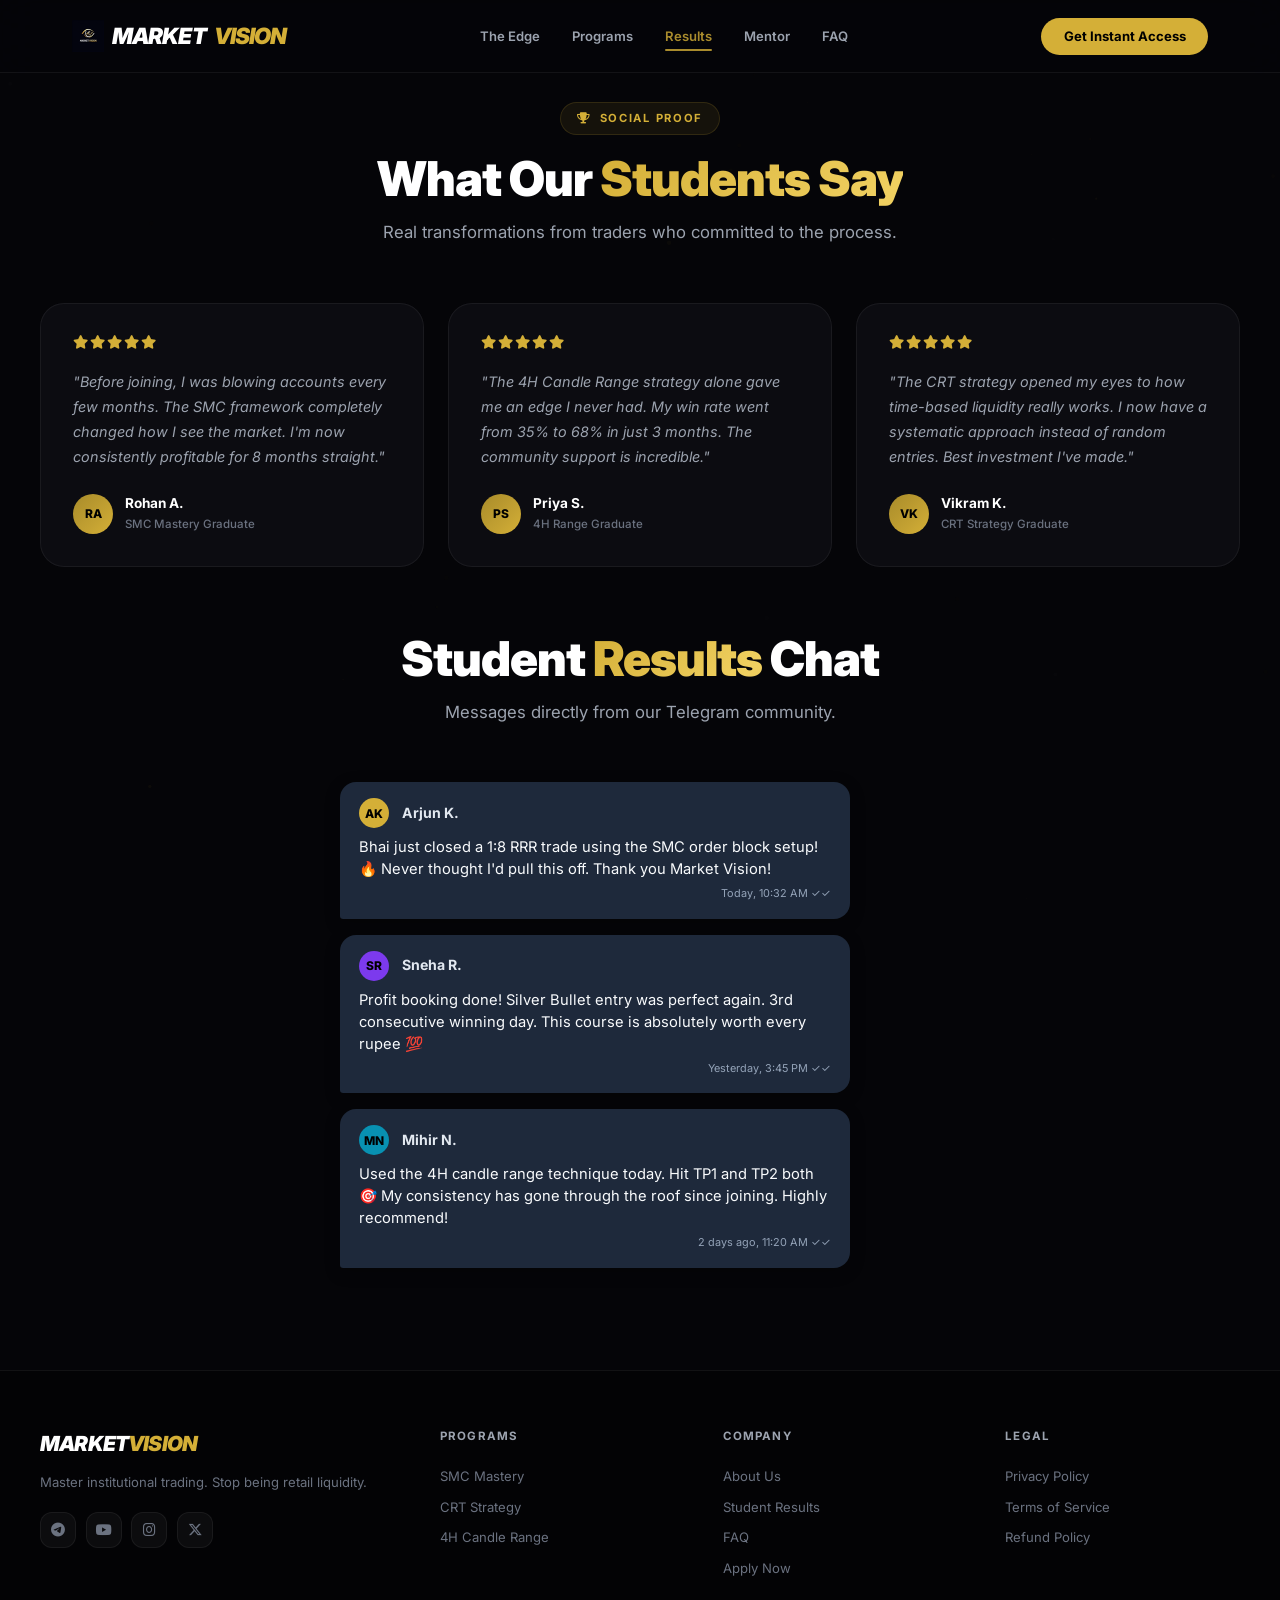
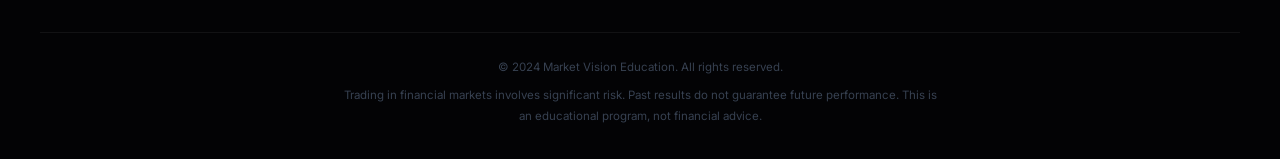
<file: pages/results.html>
<!DOCTYPE html>
<html lang="en">
<head>
    <meta charset="UTF-8">
    <meta name="viewport" content="width=device-width, initial-scale=1.0">
    <meta name="description" content="Market Vision Student Results — Real testimonials from traders who mastered SMC, CRT, and 4H Candle Range strategies. 89% success rate.">
    <meta name="keywords" content="trading results, student testimonials, SMC success, trading wins, market vision reviews">
    <meta name="author" content="Market Vision Education">
    <meta name="theme-color" content="#050508">
    <meta property="og:title" content="Market Vision | Student Results">
    <meta property="og:description" content="Real transformations from traders who committed to the process.">
    <meta property="og:type" content="website">
    <title>Market Vision | Results — Student Testimonials & Wins</title>
    <link rel="preconnect" href="https://fonts.googleapis.com">
    <link rel="preconnect" href="https://fonts.gstatic.com" crossorigin>
    <link rel="preconnect" href="https://cdnjs.cloudflare.com" crossorigin>
    <link href="https://fonts.googleapis.com/css2?family=Inter:wght@300;400;500;600;700;800;900&family=JetBrains+Mono:wght@400;700&display=swap" rel="stylesheet">
    <link rel="stylesheet" href="https://cdnjs.cloudflare.com/ajax/libs/font-awesome/6.5.0/css/all.min.css" media="print" onload="this.media='all'">
    <link rel="stylesheet" href="../css/styles.css">
</head>
<body>

    <canvas id="particle-canvas"></canvas>

    <!-- ============================================ -->
    <!-- NAVIGATION                                    -->
    <!-- ============================================ -->
    <nav id="main-nav" class="nav">
        <div class="nav__container">
            <a href="/" class="nav__logo">
                <img src="../images/logo.png" alt="Market Vision Logo" class="nav__logo-img" width="32" height="32" loading="eager">
                Market<span>Vision</span>
            </a>

            <div class="nav__links" id="nav-links">
                <a href="/" class="nav__link" onclick="closeMobileMenu()">The Edge</a>
                <a href="programs.html" class="nav__link" onclick="closeMobileMenu()">Programs</a>
                <a href="results.html" class="nav__link" onclick="closeMobileMenu()">Results</a>
                <a href="mentor.html" class="nav__link" onclick="closeMobileMenu()">Mentor</a>
                <a href="faq.html" class="nav__link" onclick="closeMobileMenu()">FAQ</a>
            </div>

            <a href="apply.html" class="nav__cta">Get Instant Access</a>

            <button class="nav__hamburger" id="hamburger-btn" onclick="toggleMobileMenu()" aria-label="Toggle menu">
                <span></span>
                <span></span>
                <span></span>
            </button>
        </div>
    </nav>

    <!-- ============================================ -->
    <!-- RESULTS / TESTIMONIALS                        -->
    <!-- ============================================ -->
    <section id="results" class="results">
        <div class="results__container">
            <div class="section-header reveal-up">
                <div class="section-label">
                    <i class="fa-solid fa-trophy"></i>
                    Social Proof
                </div>
                <h2 class="section-title">
                    What Our <span class="text-gold-gradient">Students Say</span>
                </h2>
                <p class="section-desc">Real transformations from traders who committed to the process.</p>
            </div>

            <div class="testimonials__grid">
                <div class="testimonial-card reveal-up" style="--delay: 0s;">
                    <div class="testimonial-card__stars">
                        <i class="fa-solid fa-star"></i><i class="fa-solid fa-star"></i><i class="fa-solid fa-star"></i><i class="fa-solid fa-star"></i><i class="fa-solid fa-star"></i>
                    </div>
                    <p class="testimonial-card__text">"Before joining, I was blowing accounts every few months. The SMC framework completely changed how I see the market. I'm now consistently profitable for 8 months straight."</p>
                    <div class="testimonial-card__author">
                        <div class="testimonial-card__avatar">RA</div>
                        <div>
                            <div class="testimonial-card__name">Rohan A.</div>
                            <div class="testimonial-card__role">SMC Mastery Graduate</div>
                        </div>
                    </div>
                </div>
                <div class="testimonial-card reveal-up" style="--delay: 0.1s;">
                    <div class="testimonial-card__stars">
                        <i class="fa-solid fa-star"></i><i class="fa-solid fa-star"></i><i class="fa-solid fa-star"></i><i class="fa-solid fa-star"></i><i class="fa-solid fa-star"></i>
                    </div>
                    <p class="testimonial-card__text">"The 4H Candle Range strategy alone gave me an edge I never had. My win rate went from 35% to 68% in just 3 months. The community support is incredible."</p>
                    <div class="testimonial-card__author">
                        <div class="testimonial-card__avatar">PS</div>
                        <div>
                            <div class="testimonial-card__name">Priya S.</div>
                            <div class="testimonial-card__role">4H Range Graduate</div>
                        </div>
                    </div>
                </div>
                <div class="testimonial-card reveal-up" style="--delay: 0.2s;">
                    <div class="testimonial-card__stars">
                        <i class="fa-solid fa-star"></i><i class="fa-solid fa-star"></i><i class="fa-solid fa-star"></i><i class="fa-solid fa-star"></i><i class="fa-solid fa-star"></i>
                    </div>
                    <p class="testimonial-card__text">"The CRT strategy opened my eyes to how time-based liquidity really works. I now have a systematic approach instead of random entries. Best investment I've made."</p>
                    <div class="testimonial-card__author">
                        <div class="testimonial-card__avatar">VK</div>
                        <div>
                            <div class="testimonial-card__name">Vikram K.</div>
                            <div class="testimonial-card__role">CRT Strategy Graduate</div>
                        </div>
                    </div>
                </div>
            </div>

            <!-- Chat-Style Testimonials -->
            <div class="section-header reveal-up" style="margin-top: 4rem;">
                <h2 class="section-title">Student <span class="text-gold-gradient">Results</span> Chat</h2>
                <p class="section-desc">Messages directly from our Telegram community.</p>
            </div>
            <div class="chat-container reveal-up">
                <div class="chat-bubble chat-bubble--left">
                    <div class="chat-header">
                        <div class="chat-avatar">AK</div>
                        <span class="chat-name">Arjun K.</span>
                    </div>
                    <p class="chat-text">Bhai just closed a 1:8 RRR trade using the SMC order block setup! 🔥 Never thought I'd pull this off. Thank you Market Vision!</p>
                    <span class="chat-timestamp">Today, 10:32 AM ✓✓</span>
                </div>
                <div class="chat-bubble chat-bubble--left">
                    <div class="chat-header">
                        <div class="chat-avatar" style="background:#7c3aed;">SR</div>
                        <span class="chat-name">Sneha R.</span>
                    </div>
                    <p class="chat-text">Profit booking done! Silver Bullet entry was perfect again. 3rd consecutive winning day. This course is absolutely worth every rupee 💯</p>
                    <span class="chat-timestamp">Yesterday, 3:45 PM ✓✓</span>
                </div>
                <div class="chat-bubble chat-bubble--left">
                    <div class="chat-header">
                        <div class="chat-avatar" style="background:#0891b2;">MN</div>
                        <span class="chat-name">Mihir N.</span>
                    </div>
                    <p class="chat-text">Used the 4H candle range technique today. Hit TP1 and TP2 both 🎯 My consistency has gone through the roof since joining. Highly recommend!</p>
                    <span class="chat-timestamp">2 days ago, 11:20 AM ✓✓</span>
                </div>
            </div>
        </div>
    </section>

    <!-- ============================================ -->
    <!-- FOOTER                                        -->
    <!-- ============================================ -->
    <footer class="footer">
        <div class="footer__container">
            <div class="footer__top">
                <div class="footer__brand">
                    <a href="/" class="footer__logo">Market<span>Vision</span></a>
                    <p class="footer__tagline">Master institutional trading. Stop being retail liquidity.</p>
                    <div class="footer__socials">
                        <a href="#" class="footer__social" aria-label="Telegram"><i class="fa-brands fa-telegram"></i></a>
                        <a href="#" class="footer__social" aria-label="YouTube"><i class="fa-brands fa-youtube"></i></a>
                        <a href="#" class="footer__social" aria-label="Instagram"><i class="fa-brands fa-instagram"></i></a>
                        <a href="#" class="footer__social" aria-label="Twitter"><i class="fa-brands fa-x-twitter"></i></a>
                    </div>
                </div>
                <div class="footer__links-group">
                    <h4 class="footer__links-title">Programs</h4>
                    <a href="programs.html" class="footer__link">SMC Mastery</a>
                    <a href="programs.html" class="footer__link">CRT Strategy</a>
                    <a href="programs.html" class="footer__link">4H Candle Range</a>
                </div>
                <div class="footer__links-group">
                    <h4 class="footer__links-title">Company</h4>
                    <a href="/" class="footer__link">About Us</a>
                    <a href="results.html" class="footer__link">Student Results</a>
                    <a href="faq.html" class="footer__link">FAQ</a>
                    <a href="apply.html" class="footer__link">Apply Now</a>
                </div>
                <div class="footer__links-group">
                    <h4 class="footer__links-title">Legal</h4>
                    <a href="#" class="footer__link">Privacy Policy</a>
                    <a href="#" class="footer__link">Terms of Service</a>
                    <a href="#" class="footer__link">Refund Policy</a>
                </div>
            </div>
            <div class="footer__bottom">
                <p>© 2024 Market Vision Education. All rights reserved.</p>
                <p class="footer__disclaimer">Trading in financial markets involves significant risk. Past results do not guarantee future performance. This is an educational program, not financial advice.</p>
            </div>
        </div>
    </footer>

    <script src="../js/main.js" defer></script>
</body>
</html>
</file>
<file: css/styles.css>
/* ==============================================
   DESIGN TOKENS
   ============================================== */
:root {
    /* Colors */
    --color-bg:           #050508;
    --color-bg-elevated:  #0a0a0f;
    --color-bg-card:      rgba(16, 16, 22, 0.7);
    --color-bg-card-hover:rgba(22, 22, 30, 0.8);
    --color-surface:      #111118;
    --color-border:       rgba(255, 255, 255, 0.06);
    --color-border-hover: rgba(255, 255, 255, 0.12);
    
    --color-gold:         #D4AF37;
    --color-gold-light:   #F0D060;
    --color-gold-dark:    #A88B2A;
    --color-gold-glow:    rgba(212, 175, 55, 0.25);
    
    --color-danger:       #ef4444;
    --color-danger-bg:    rgba(239, 68, 68, 0.1);
    --color-danger-border:rgba(239, 68, 68, 0.2);
    
    --color-success:      #22c55e;
    --color-success-bg:   rgba(34, 197, 94, 0.1);
    
    --color-text:         #ffffff;
    --color-text-muted:   #9ca3af;
    --color-text-dim:     #6b7280;
    --color-text-faint:   #374151;

    --color-whatsapp:     #25D366;

    /* Typography */
    --font-sans:  'Inter', -apple-system, BlinkMacSystemFont, 'Segoe UI', sans-serif;
    --font-mono:  'JetBrains Mono', 'Fira Code', monospace;

    /* Spacing */
    --section-pad-y: clamp(4rem, 8vw, 7rem);
    --container-max: 1200px;
    --container-pad: clamp(1.25rem, 4vw, 2rem);

    /* Radii */
    --radius-sm:  0.5rem;
    --radius-md:  0.75rem;
    --radius-lg:  1rem;
    --radius-xl:  1.5rem;
    --radius-2xl: 2rem;
    --radius-full: 9999px;

    /* Transitions */
    --ease-out:  cubic-bezier(0.16, 1, 0.3, 1);
    --duration:  0.3s;
    --duration-slow: 0.6s;

    /* Shadows */
    --shadow-gold: 0 0 20px rgba(212, 175, 55, 0.15), 0 0 60px rgba(212, 175, 55, 0.05);
    --shadow-card: 0 4px 24px rgba(0, 0, 0, 0.3), 0 1px 4px rgba(0, 0, 0, 0.2);
    --shadow-elevated: 0 8px 40px rgba(0, 0, 0, 0.4);
}

/* ==============================================
   RESET & BASE
   ============================================== */
*, *::before, *::after {
    margin: 0;
    padding: 0;
    box-sizing: border-box;
}

html {
    scroll-behavior: smooth;
    scroll-padding-top: 5.5rem;
    -webkit-font-smoothing: antialiased;
    -moz-osx-font-smoothing: grayscale;
}

body {
    font-family: var(--font-sans);
    background: var(--color-bg);
    color: var(--color-text);
    line-height: 1.6;
    overflow-x: hidden;
}

a {
    color: inherit;
    text-decoration: none;
}

img {
    max-width: 100%;
    display: block;
}

button {
    font-family: inherit;
    cursor: pointer;
    border: none;
    background: none;
    color: inherit;
}

input, select, textarea {
    font-family: inherit;
}

/* ==============================================
   UTILITY CLASSES
   ============================================== */
.text-gold { color: var(--color-gold); }
.text-danger { color: var(--color-danger); }
.text-success { color: var(--color-success); }

.text-gold-gradient {
    background: linear-gradient(135deg, var(--color-gold) 0%, var(--color-gold-light) 50%, var(--color-gold) 100%);
    background-size: 200% auto;
    -webkit-background-clip: text;
    -webkit-text-fill-color: transparent;
    background-clip: text;
    animation: shimmer 3s linear infinite;
}

@keyframes shimmer {
    to { background-position: 200% center; }
}

/* ==============================================
   PARTICLE CANVAS
   ============================================== */
#particle-canvas {
    position: fixed;
    top: 0;
    left: 0;
    width: 100%;
    height: 100%;
    z-index: 0;
    pointer-events: none;
    opacity: 0.4;
}

/* ==============================================
   SCROLL REVEAL ANIMATIONS
   ============================================== */
.reveal-up,
.reveal-left,
.reveal-right {
    opacity: 0;
    transition: opacity var(--duration-slow) var(--ease-out),
                transform var(--duration-slow) var(--ease-out);
    transition-delay: var(--delay, 0s);
}

.reveal-up    { transform: translateY(40px); }
.reveal-left  { transform: translateX(-40px); }
.reveal-right { transform: translateX(40px); }

.reveal-up.revealed,
.reveal-left.revealed,
.reveal-right.revealed {
    opacity: 1;
    transform: translate(0, 0);
}

/* ==============================================
   SECTION PRIMITIVES
   ============================================== */
.section-header {
    text-align: center;
    margin-bottom: 3.5rem;
}

.section-label {
    display: inline-flex;
    align-items: center;
    gap: 0.5rem;
    font-size: 0.7rem;
    font-weight: 700;
    text-transform: uppercase;
    letter-spacing: 0.15em;
    color: var(--color-gold);
    background: rgba(212, 175, 55, 0.08);
    border: 1px solid rgba(212, 175, 55, 0.15);
    padding: 0.4rem 1rem;
    border-radius: var(--radius-full);
    margin-bottom: 1rem;
}

.section-label--danger {
    color: var(--color-danger);
    background: var(--color-danger-bg);
    border-color: var(--color-danger-border);
}

.section-label--success {
    color: var(--color-success);
    background: var(--color-success-bg);
    border-color: rgba(34, 197, 94, 0.2);
}

.section-title {
    font-size: clamp(2rem, 5vw, 3rem);
    font-weight: 900;
    line-height: 1.15;
    letter-spacing: -0.02em;
    margin-bottom: 0.75rem;
}

.section-desc {
    font-size: 1.05rem;
    color: var(--color-text-muted);
    max-width: 540px;
    margin: 0 auto;
    line-height: 1.7;
}

/* ==============================================
   BUTTONS
   ============================================== */
.btn {
    display: inline-flex;
    align-items: center;
    justify-content: center;
    gap: 0.6rem;
    font-weight: 700;
    font-size: 0.9rem;
    padding: 0.8rem 1.5rem;
    border-radius: var(--radius-lg);
    transition: all var(--duration) var(--ease-out);
    position: relative;
    overflow: hidden;
    white-space: nowrap;
}

.btn--lg {
    padding: 1rem 2rem;
    font-size: 1rem;
}

.btn--full {
    width: 100%;
}

.btn--primary {
    background: var(--color-gold);
    color: #000;
}

.btn--primary:hover {
    background: var(--color-gold-light);
    transform: translateY(-2px);
    box-shadow: var(--shadow-gold);
}

.btn--glow {
    box-shadow: 0 0 15px var(--color-gold-glow);
}

.btn--glow:hover {
    box-shadow: 0 0 30px var(--color-gold-glow), 0 0 60px rgba(212, 175, 55, 0.1);
}

.btn--outline {
    background: transparent;
    border: 1.5px solid var(--color-border-hover);
    color: var(--color-text);
}

.btn--outline:hover {
    border-color: var(--color-gold);
    color: var(--color-gold);
    transform: translateY(-2px);
}

.btn--glass {
    background: var(--color-bg-card);
    backdrop-filter: blur(12px);
    border: 1px solid var(--color-border);
    color: var(--color-text);
}

.btn--glass:hover {
    background: var(--color-bg-card-hover);
    border-color: var(--color-border-hover);
    transform: translateY(-2px);
}

.btn--ghost {
    background: transparent;
    color: var(--color-text-muted);
    padding: 0.5rem 0;
    font-size: 0.85rem;
}

.btn--ghost:hover {
    color: var(--color-gold);
}

.btn--whatsapp {
    background: var(--color-whatsapp);
    color: #fff;
    font-size: 1rem;
}

.btn--whatsapp:hover {
    background: #1fba59;
    transform: translateY(-2px);
    box-shadow: 0 0 20px rgba(37, 211, 102, 0.3);
}

/* ==============================================
   NAVIGATION
   ============================================== */
.nav {
    position: fixed;
    top: 0;
    left: 0;
    right: 0;
    z-index: 1000;
    background: rgba(5, 5, 8, 0.75);
    backdrop-filter: blur(20px) saturate(1.5);
    border-bottom: 1px solid var(--color-border);
    transition: all var(--duration) ease;
}

.nav--scrolled {
    background: rgba(5, 5, 8, 0.92);
    box-shadow: 0 4px 30px rgba(0, 0, 0, 0.4);
}

.nav__container {
    max-width: var(--container-max);
    margin: 0 auto;
    padding: 0 var(--container-pad);
    height: 4.5rem;
    display: flex;
    align-items: center;
    justify-content: space-between;
}

.nav__logo {
    display: flex;
    align-items: center;
    gap: 0.5rem;
    font-size: 1.4rem;
    font-weight: 900;
    letter-spacing: -0.04em;
    text-transform: uppercase;
    font-style: italic;
}

.nav__logo-img {
    height: 32px;
    width: auto;
}

.nav__logo span {
    color: var(--color-gold);
}

.nav__links {
    display: flex;
    gap: 2rem;
}

.nav__link {
    font-size: 0.82rem;
    font-weight: 600;
    color: var(--color-text-muted);
    transition: color var(--duration) ease;
    position: relative;
}

.nav__link::after {
    content: '';
    position: absolute;
    bottom: -4px;
    left: 0;
    width: 0;
    height: 2px;
    background: var(--color-gold);
    transition: width var(--duration) var(--ease-out);
    border-radius: 1px;
}

.nav__link:hover {
    color: var(--color-text);
}

.nav__link.active {
    color: var(--color-gold);
    pointer-events: none;
    opacity: 0.8;
}

.nav__link:hover::after,
.nav__link.active::after {
    width: 100%;
}

.nav__cta {
    font-size: 0.82rem;
    font-weight: 700;
    background: var(--color-gold);
    color: #000;
    padding: 0.5rem 1.4rem;
    border-radius: var(--radius-full);
    transition: all var(--duration) ease;
}

.nav__cta:hover {
    background: var(--color-gold-light);
    transform: scale(1.05);
    box-shadow: 0 0 20px var(--color-gold-glow);
}

/* Hamburger */
.nav__hamburger {
    display: none;
    flex-direction: column;
    gap: 5px;
    width: 28px;
    padding: 4px 0;
    z-index: 1001;
}

.nav__hamburger span {
    display: block;
    width: 100%;
    height: 2px;
    background: var(--color-text);
    border-radius: 2px;
    transition: all var(--duration) var(--ease-out);
    transform-origin: center;
}

.nav__hamburger.active span:nth-child(1) {
    transform: translateY(7px) rotate(45deg);
}

.nav__hamburger.active span:nth-child(2) {
    opacity: 0;
    transform: scaleX(0);
}

.nav__hamburger.active span:nth-child(3) {
    transform: translateY(-7px) rotate(-45deg);
}

/* Mobile Nav responsiveness */
@media (max-width: 768px) {
    .nav__hamburger {
        display: flex;
    }
    .nav__links {
        position: fixed;
        top: 0;
        right: -100%;
        width: 250px;
        height: 100vh;
        background: #0a0a0f;
        flex-direction: column;
        padding: 6rem 2rem 2rem;
        gap: 2rem;
        transition: 0.4s ease;
        border-left: 1px solid rgba(255, 255, 255, 0.06);
        box-shadow: -10px 0 30px rgba(0, 0, 0, 0.5);
    }
    .nav__links.open {
        right: 0;
    }
    .nav__cta {
        display: none; /* Hide CTA button on small phones in navbar */
    }
}

/* ==============================================
   HERO
   ============================================== */
.hero {
    position: relative;
    min-height: 100vh;
    display: flex;
    align-items: center;
    justify-content: center;
    padding: 7rem var(--container-pad) 3rem;
    overflow: hidden;
}

.hero__glow {
    position: absolute;
    border-radius: 50%;
    pointer-events: none;
    filter: blur(100px);
}

.hero__glow--1 {
    width: 600px;
    height: 400px;
    top: 10%;
    left: 50%;
    transform: translateX(-50%);
    background: radial-gradient(ellipse, rgba(212, 175, 55, 0.08) 0%, transparent 70%);
}

.hero__glow--2 {
    width: 500px;
    height: 350px;
    bottom: 10%;
    right: -10%;
    background: radial-gradient(ellipse, rgba(59, 130, 246, 0.06) 0%, transparent 70%);
}

.hero__content {
    text-align: center;
    position: relative;
    z-index: 1;
    max-width: 820px;
}

.hero__badge {
    display: inline-flex;
    align-items: center;
    gap: 0.5rem;
    font-size: 0.72rem;
    font-weight: 700;
    text-transform: uppercase;
    letter-spacing: 0.12em;
    color: var(--color-gold);
    background: rgba(212, 175, 55, 0.08);
    border: 1px solid rgba(212, 175, 55, 0.2);
    padding: 0.5rem 1.2rem;
    border-radius: var(--radius-full);
    margin-bottom: 2rem;
}

.hero__title {
    font-size: clamp(2.5rem, 7vw, 4.5rem);
    font-weight: 900;
    line-height: 1.08;
    letter-spacing: -0.03em;
    margin-bottom: 1.5rem;
}

.hero__subtitle {
    font-size: clamp(1rem, 2.5vw, 1.2rem);
    color: var(--color-text-muted);
    max-width: 600px;
    margin: 0 auto 2.5rem;
    line-height: 1.7;
}

.hero__actions {
    display: flex;
    gap: 1rem;
    justify-content: center;
    flex-wrap: wrap;
    margin-bottom: 3rem;
}

.hero__trust {
    display: flex;
    align-items: center;
    justify-content: center;
    gap: 1.5rem;
    flex-wrap: wrap;
}

.hero__trust-item {
    display: flex;
    align-items: center;
    gap: 0.5rem;
    font-size: 0.8rem;
    color: var(--color-text-dim);
    font-weight: 500;
}

.hero__trust-item i {
    color: var(--color-gold);
    font-size: 0.85rem;
}

.hero__trust-divider {
    width: 1px;
    height: 16px;
    background: var(--color-text-faint);
}

/* Scroll Indicator */
.hero__scroll-indicator {
    position: absolute;
    bottom: 2rem;
    left: 50%;
    transform: translateX(-50%);
    display: flex;
    flex-direction: column;
    align-items: center;
    gap: 0.5rem;
    animation: fadeInUp 1s ease 1.5s both;
}

.hero__scroll-indicator span {
    font-size: 0.65rem;
    text-transform: uppercase;
    letter-spacing: 0.15em;
    color: var(--color-text-faint);
    font-weight: 600;
}

.hero__scroll-mouse {
    width: 22px;
    height: 34px;
    border: 2px solid var(--color-text-faint);
    border-radius: 11px;
    display: flex;
    justify-content: center;
    padding-top: 6px;
}

.hero__scroll-dot {
    width: 3px;
    height: 8px;
    background: var(--color-gold);
    border-radius: 2px;
    animation: scrollDot 2s ease-in-out infinite;
}

@keyframes scrollDot {
    0%, 100% { opacity: 1; transform: translateY(0); }
    50%      { opacity: 0.3; transform: translateY(10px); }
}

@keyframes fadeInUp {
    from { opacity: 0; transform: translateX(-50%) translateY(20px); }
    to   { opacity: 1; transform: translateX(-50%) translateY(0); }
}

/* ==============================================
   STATS
   ============================================== */
.stats {
    position: relative;
    z-index: 1;
    padding: 0 var(--container-pad);
    margin-top: -2rem;
}

.stats__container {
    max-width: var(--container-max);
    margin: 0 auto;
    display: flex;
    align-items: center;
    justify-content: center;
    gap: 2rem;
    background: var(--color-bg-card);
    backdrop-filter: blur(20px);
    border: 1px solid var(--color-border);
    border-radius: var(--radius-2xl);
    padding: 2.5rem 3rem;
    box-shadow: var(--shadow-card);
    flex-wrap: wrap;
}

.stat {
    text-align: center;
    padding: 0 1.5rem;
}

.stat__number {
    font-size: clamp(2rem, 4vw, 2.8rem);
    font-weight: 900;
    color: var(--color-gold);
    line-height: 1;
    display: inline;
}

.stat__suffix {
    font-size: clamp(1.2rem, 2.5vw, 1.6rem);
    font-weight: 900;
    color: var(--color-gold);
    display: inline;
}

.stat__label {
    font-size: 0.78rem;
    color: var(--color-text-dim);
    font-weight: 600;
    text-transform: uppercase;
    letter-spacing: 0.08em;
    margin-top: 0.4rem;
}

.stat__divider {
    width: 1px;
    height: 50px;
    background: var(--color-border);
}

/* ==============================================
   ABOUT
   ============================================== */
.about {
    position: relative;
    z-index: 1;
    padding: var(--section-pad-y) var(--container-pad);
}

.about__container {
    max-width: var(--container-max);
    margin: 0 auto;
    display: grid;
    grid-template-columns: 1fr 1fr;
    gap: 3rem;
}

.about__title {
    font-size: clamp(1.6rem, 3.5vw, 2.2rem);
    font-weight: 800;
    margin-bottom: 1.5rem;
    line-height: 1.2;
}

.about__cards {
    display: flex;
    flex-direction: column;
    gap: 1rem;
}

.about__card {
    display: flex;
    gap: 1rem;
    padding: 1.2rem;
    border-radius: var(--radius-lg);
    transition: all var(--duration) var(--ease-out);
}

.about__card--danger {
    background: rgba(239, 68, 68, 0.04);
    border: 1px solid rgba(239, 68, 68, 0.08);
}

.about__card--danger:hover {
    background: rgba(239, 68, 68, 0.08);
    border-color: rgba(239, 68, 68, 0.15);
    transform: translateX(4px);
}

.about__card--gold {
    background: rgba(212, 175, 55, 0.04);
    border: 1px solid rgba(212, 175, 55, 0.08);
}

.about__card--gold:hover {
    background: rgba(212, 175, 55, 0.08);
    border-color: rgba(212, 175, 55, 0.15);
    transform: translateX(4px);
}

.about__card-icon {
    width: 44px;
    height: 44px;
    border-radius: var(--radius-md);
    display: flex;
    align-items: center;
    justify-content: center;
    flex-shrink: 0;
    font-size: 1.1rem;
}

.about__card-icon--danger {
    background: var(--color-danger-bg);
    color: var(--color-danger);
    border: 1px solid var(--color-danger-border);
}

.about__card-icon--gold {
    background: rgba(212, 175, 55, 0.1);
    color: var(--color-gold);
    border: 1px solid rgba(212, 175, 55, 0.2);
}

.about__card h4 {
    font-size: 0.95rem;
    font-weight: 700;
    margin-bottom: 0.25rem;
}

.about__card p {
    font-size: 0.83rem;
    color: var(--color-text-dim);
    line-height: 1.6;
}

/* ==============================================
   PROGRAMS
   ============================================== */
.programs {
    position: relative;
    z-index: 1;
    padding: var(--section-pad-y) var(--container-pad);
    background: var(--color-bg-elevated);
}

.programs__container {
    max-width: var(--container-max);
    margin: 0 auto;
}

.programs__grid {
    display: grid;
    grid-template-columns: repeat(3, 1fr);
    gap: 1.5rem;
    align-items: start;
}

/* Program Card */
.program-card {
    background: var(--color-bg-card);
    backdrop-filter: blur(16px);
    border: 1px solid var(--color-border);
    border-radius: var(--radius-2xl);
    padding: 2rem;
    display: flex;
    flex-direction: column;
    transition: all 0.4s var(--ease-out);
    position: relative;
    overflow: hidden;
}

.program-card::before {
    content: '';
    position: absolute;
    top: 0;
    left: 0;
    right: 0;
    height: 3px;
    background: linear-gradient(90deg, transparent, var(--color-border-hover), transparent);
    opacity: 0;
    transition: opacity var(--duration) ease;
}

.program-card:hover {
    transform: translateY(-8px);
    border-color: var(--color-border-hover);
    box-shadow: var(--shadow-elevated);
}

.program-card:hover::before {
    opacity: 1;
}

/* Featured card */
.program-card--featured {
    border-color: rgba(212, 175, 55, 0.25);
    background: linear-gradient(180deg, rgba(212, 175, 55, 0.04) 0%, var(--color-bg-card) 40%);
    box-shadow: var(--shadow-gold);
    transform: scale(1.03);
}

.program-card--featured::before {
    opacity: 1;
    background: linear-gradient(90deg, transparent, var(--color-gold), transparent);
}

.program-card--featured:hover {
    transform: scale(1.03) translateY(-8px);
    box-shadow: 0 0 40px var(--color-gold-glow);
}

.program-card__popular {
    position: absolute;
    top: 1rem;
    right: 1rem;
    background: var(--color-gold);
    color: #000;
    font-size: 0.65rem;
    font-weight: 800;
    text-transform: uppercase;
    letter-spacing: 0.08em;
    padding: 0.3rem 0.8rem;
    border-radius: var(--radius-full);
    display: flex;
    align-items: center;
    gap: 0.3rem;
}

.program-card__badge {
    font-size: 0.65rem;
    font-weight: 700;
    text-transform: uppercase;
    letter-spacing: 0.12em;
    color: var(--color-text-dim);
    margin-bottom: 1rem;
}

.program-card__badge--gold {
    color: var(--color-gold);
}

.program-card__header {
    margin-bottom: 1.5rem;
}

.program-card__icon {
    width: 52px;
    height: 52px;
    border-radius: var(--radius-lg);
    background: rgba(255, 255, 255, 0.04);
    border: 1px solid var(--color-border);
    display: flex;
    align-items: center;
    justify-content: center;
    margin-bottom: 1rem;
    color: var(--color-text-muted);
}

.program-card__icon--gold {
    background: rgba(212, 175, 55, 0.08);
    border-color: rgba(212, 175, 55, 0.2);
    color: var(--color-gold);
}

.program-card__title {
    font-size: 1.4rem;
    font-weight: 800;
    margin-bottom: 0.5rem;
}

.program-card__title--gold {
    color: var(--color-gold);
}

.program-card__subtitle {
    font-size: 0.83rem;
    color: var(--color-text-dim);
    line-height: 1.6;
}

.program-card__features {
    display: flex;
    flex-direction: column;
    gap: 0.65rem;
    margin-bottom: 2rem;
    flex-grow: 1;
}

.program-card__feature {
    display: flex;
    align-items: center;
    gap: 0.6rem;
    font-size: 0.83rem;
    color: var(--color-text-muted);
}

.program-card__feature i {
    font-size: 0.7rem;
    color: var(--color-gold);
    width: 16px;
    text-align: center;
}

.program-card__footer {
    margin-top: auto;
}

.program-card__price {
    font-size: 2.2rem;
    font-weight: 900;
    margin-bottom: 1rem;
    line-height: 1;
}

.program-card__price--gold {
    color: var(--color-gold);
}

.program-card__currency {
    font-size: 1.3rem;
    font-weight: 700;
    vertical-align: top;
    margin-right: 2px;
}

/* ==============================================
   TESTIMONIALS
   ============================================== */
.results {
    position: relative;
    z-index: 1;
    padding: var(--section-pad-y) var(--container-pad);
}

.results__container {
    max-width: var(--container-max);
    margin: 0 auto;
}

.testimonials__grid {
    display: grid;
    grid-template-columns: repeat(3, 1fr);
    gap: 1.5rem;
}

.testimonial-card {
    background: var(--color-bg-card);
    backdrop-filter: blur(16px);
    border: 1px solid var(--color-border);
    border-radius: var(--radius-xl);
    padding: 2rem;
    transition: all var(--duration) var(--ease-out);
}

.testimonial-card:hover {
    border-color: var(--color-border-hover);
    transform: translateY(-4px);
    box-shadow: var(--shadow-card);
}

.testimonial-card__stars {
    display: flex;
    gap: 2px;
    margin-bottom: 1.2rem;
    color: var(--color-gold);
    font-size: 0.85rem;
}

.testimonial-card__text {
    font-size: 0.9rem;
    color: var(--color-text-muted);
    line-height: 1.75;
    margin-bottom: 1.5rem;
    font-style: italic;
}

.testimonial-card__author {
    display: flex;
    align-items: center;
    gap: 0.75rem;
}

.testimonial-card__avatar {
    width: 40px;
    height: 40px;
    border-radius: 50%;
    background: linear-gradient(135deg, var(--color-gold-dark), var(--color-gold));
    color: #000;
    display: flex;
    align-items: center;
    justify-content: center;
    font-size: 0.75rem;
    font-weight: 800;
}

.testimonial-card__name {
    font-size: 0.85rem;
    font-weight: 700;
}

.testimonial-card__role {
    font-size: 0.72rem;
    color: var(--color-text-dim);
    font-weight: 500;
}

/* ==============================================
   MENTOR
   ============================================== */
.mentor {
    position: relative;
    z-index: 1;
    padding: var(--section-pad-y) var(--container-pad);
    background: var(--color-bg-elevated);
}

.mentor__container {
    max-width: var(--container-max);
    margin: 0 auto;
    display: grid;
    grid-template-columns: 1fr 1fr;
    gap: 4rem;
    align-items: center;
}

.mentor__bio {
    font-size: 1.05rem;
    color: var(--color-text-muted);
    line-height: 1.8;
    margin-bottom: 2rem;
}

.mentor__stats {
    display: flex;
    gap: 2rem;
    margin-bottom: 2rem;
}

.mentor__stat {
    text-align: center;
}

.mentor__stat-value {
    font-size: 1.6rem;
    font-weight: 900;
    color: var(--color-gold);
}

.mentor__stat-label {
    font-size: 0.72rem;
    color: var(--color-text-dim);
    font-weight: 600;
    text-transform: uppercase;
    letter-spacing: 0.06em;
    margin-top: 0.2rem;
}

.mentor__highlights {
    display: flex;
    flex-direction: column;
    gap: 0.8rem;
}

.mentor__highlight {
    display: flex;
    align-items: center;
    gap: 0.75rem;
    font-size: 0.88rem;
    color: var(--color-text-muted);
}

.mentor__highlight i {
    color: var(--color-gold);
    font-size: 0.9rem;
}

/* Mentor Card */
.mentor__visual {
    display: flex;
    justify-content: center;
}

.mentor__card {
    background: var(--color-bg-card);
    border: 1px solid var(--color-border);
    border-radius: var(--radius-2xl);
    padding: 3rem 2.5rem;
    text-align: center;
    position: relative;
    overflow: hidden;
    max-width: 340px;
    width: 100%;
}

.mentor__card-glow {
    position: absolute;
    top: -50%;
    left: 50%;
    transform: translateX(-50%);
    width: 200px;
    height: 200px;
    background: radial-gradient(circle, rgba(212, 175, 55, 0.1) 0%, transparent 70%);
    pointer-events: none;
}

.mentor__card-avatar {
    width: 80px;
    height: 80px;
    border-radius: 50%;
    background: linear-gradient(135deg, var(--color-gold-dark), var(--color-gold-light));
    display: flex;
    align-items: center;
    justify-content: center;
    margin: 0 auto 1.2rem;
    font-size: 2rem;
    color: #000;
    box-shadow: 0 0 30px rgba(212, 175, 55, 0.2);
}

.mentor__card-name {
    font-size: 1.2rem;
    font-weight: 800;
    margin-bottom: 0.2rem;
}

.mentor__card-title {
    font-size: 0.78rem;
    color: var(--color-text-dim);
    margin-bottom: 1rem;
    font-weight: 500;
}

.mentor__card-badges {
    display: flex;
    gap: 0.5rem;
    justify-content: center;
    flex-wrap: wrap;
    margin-bottom: 1.5rem;
}

.mentor__card-badge {
    font-size: 0.65rem;
    font-weight: 700;
    text-transform: uppercase;
    letter-spacing: 0.06em;
    padding: 0.3rem 0.7rem;
    border-radius: var(--radius-full);
    background: rgba(212, 175, 55, 0.08);
    border: 1px solid rgba(212, 175, 55, 0.15);
    color: var(--color-gold);
    display: inline-flex;
    align-items: center;
    gap: 0.3rem;
}

.mentor__card-quote {
    font-size: 0.85rem;
    color: var(--color-text-muted);
    font-style: italic;
    line-height: 1.6;
    padding-top: 1.2rem;
    border-top: 1px solid var(--color-border);
}

/* ==============================================
   FAQ
   ============================================== */
.faq {
    position: relative;
    z-index: 1;
    padding: var(--section-pad-y) var(--container-pad);
}

.faq__container {
    max-width: 700px;
    margin: 0 auto;
}

.faq__list {
    display: flex;
    flex-direction: column;
    gap: 0.75rem;
}

.faq__item {
    background: var(--color-bg-card);
    border: 1px solid var(--color-border);
    border-radius: var(--radius-lg);
    overflow: hidden;
    transition: border-color var(--duration) ease;
}

.faq__item:hover,
.faq__item.active {
    border-color: var(--color-border-hover);
}

.faq__item.active {
    border-color: rgba(212, 175, 55, 0.2);
}

.faq__question {
    width: 100%;
    display: flex;
    justify-content: space-between;
    align-items: center;
    padding: 1.2rem 1.5rem;
    font-size: 0.92rem;
    font-weight: 650;
    text-align: left;
    color: var(--color-text);
    transition: color var(--duration) ease;
}

.faq__question:hover {
    color: var(--color-gold);
}

.faq__question i {
    font-size: 0.85rem;
    color: var(--color-text-dim);
    transition: transform var(--duration) var(--ease-out), color var(--duration) ease;
    flex-shrink: 0;
}

.faq__item.active .faq__question i {
    transform: rotate(45deg);
    color: var(--color-gold);
}

.faq__answer {
    max-height: 0;
    overflow: hidden;
    transition: max-height 0.4s var(--ease-out), padding 0.4s var(--ease-out);
}

.faq__item.active .faq__answer {
    max-height: 300px;
}

.faq__answer p {
    padding: 0 1.5rem 1.5rem;
    font-size: 0.88rem;
    color: var(--color-text-dim);
    line-height: 1.7;
}

/* ==============================================
   APPLICATION / PAYMENT
   ============================================== */
.apply {
    position: relative;
    z-index: 1;
    padding: var(--section-pad-y) var(--container-pad);
    background: var(--color-bg-elevated);
}

.apply__container {
    max-width: 560px;
    margin: 0 auto;
}

.apply__timer {
    display: inline-flex;
    align-items: center;
    gap: 0.5rem;
    font-family: var(--font-mono);
    font-size: 0.8rem;
    font-weight: 600;
    color: var(--color-gold);
    background: rgba(212, 175, 55, 0.06);
    border: 1px solid rgba(212, 175, 55, 0.15);
    padding: 0.4rem 1rem;
    border-radius: var(--radius-full);
    margin-top: 0.75rem;
}

.apply__card {
    background: var(--color-bg-card);
    backdrop-filter: blur(20px);
    border: 1px solid var(--color-border);
    border-radius: var(--radius-2xl);
    overflow: hidden;
    box-shadow: var(--shadow-elevated);
}

/* Tabs */
.apply__tabs {
    display: flex;
    align-items: center;
    padding: 1.2rem 2rem;
    background: rgba(255, 255, 255, 0.02);
    border-bottom: 1px solid var(--color-border);
    gap: 0;
}

.apply__tab {
    display: flex;
    align-items: center;
    gap: 0.5rem;
    font-size: 0.78rem;
    font-weight: 600;
    color: var(--color-text-dim);
    transition: color var(--duration) ease;
    flex: 1;
    justify-content: center;
}

.apply__tab--active {
    color: var(--color-gold);
}

.apply__tab--completed {
    color: var(--color-success);
}

.apply__tab-num {
    width: 24px;
    height: 24px;
    border-radius: 50%;
    display: flex;
    align-items: center;
    justify-content: center;
    font-size: 0.7rem;
    font-weight: 800;
    background: rgba(255, 255, 255, 0.05);
    border: 1px solid var(--color-border);
    transition: all var(--duration) ease;
}

.apply__tab--active .apply__tab-num {
    background: var(--color-gold);
    border-color: var(--color-gold);
    color: #000;
}

.apply__tab--completed .apply__tab-num {
    background: var(--color-success);
    border-color: var(--color-success);
    color: #fff;
}

.apply__tab-connector {
    width: 40px;
    height: 1px;
    background: var(--color-border);
    flex-shrink: 0;
}

/* Steps */
.apply__step {
    padding: 2rem;
}

.apply__step--hidden {
    display: none !important;
}

/* Form */
.apply__form {
    display: flex;
    flex-direction: column;
    gap: 1.2rem;
}

.form-group {
    display: flex;
    flex-direction: column;
    gap: 0.4rem;
}

.form-label {
    font-size: 0.78rem;
    font-weight: 600;
    color: var(--color-text-muted);
    text-transform: uppercase;
    letter-spacing: 0.06em;
}

.form-input-wrap {
    position: relative;
    display: flex;
    align-items: center;
}

.form-input-wrap i {
    position: absolute;
    left: 1rem;
    color: var(--color-text-dim);
    font-size: 0.9rem;
    pointer-events: none;
    transition: color var(--duration) ease;
}

.form-input {
    width: 100%;
    background: rgba(0, 0, 0, 0.3);
    border: 1px solid var(--color-border);
    border-radius: var(--radius-md);
    padding: 0.9rem 1rem 0.9rem 2.8rem;
    color: var(--color-text);
    font-size: 0.9rem;
    outline: none;
    transition: all var(--duration) ease;
    -webkit-appearance: none;
}

.form-input::placeholder {
    color: var(--color-text-faint);
}

.form-input:focus {
    border-color: var(--color-gold);
    box-shadow: 0 0 0 3px rgba(212, 175, 55, 0.08);
}

.form-input:focus + i,
.form-input:focus ~ i {
    color: var(--color-gold);
}

.form-input-wrap:has(.form-input:focus) i {
    color: var(--color-gold);
}

.form-select {
    cursor: pointer;
    appearance: none;
    background-image: url("data:image/svg+xml,%3Csvg xmlns='http://www.w3.org/2000/svg' width='12' height='7' fill='none'%3E%3Cpath d='M1 1l5 5 5-5' stroke='%236b7280' stroke-width='1.5' stroke-linecap='round' stroke-linejoin='round'/%3E%3C/svg%3E");
    background-repeat: no-repeat;
    background-position: right 1rem center;
    padding-right: 2.5rem;
}

.form-select option {
    background: var(--color-surface);
    color: var(--color-text);
}

.apply__note {
    text-align: center;
    font-size: 0.72rem;
    color: var(--color-text-faint);
    display: flex;
    align-items: center;
    justify-content: center;
    gap: 0.4rem;
    margin-top: 0.5rem;
}

/* Payment Step */
.apply__summary {
    display: flex;
    justify-content: space-between;
    align-items: center;
    background: rgba(255, 255, 255, 0.02);
    border: 1px solid var(--color-border);
    border-radius: var(--radius-lg);
    padding: 1.2rem 1.5rem;
    margin-bottom: 1.5rem;
}

.apply__summary-label {
    font-size: 0.6rem;
    text-transform: uppercase;
    letter-spacing: 0.12em;
    font-weight: 700;
    color: var(--color-text-dim);
    display: block;
    margin-bottom: 0.2rem;
}

.apply__summary-value {
    font-size: 0.95rem;
    font-weight: 700;
}

.apply__summary-price {
    font-size: 1.3rem;
    font-weight: 900;
    color: var(--color-gold);
}

.apply__back-btn {
    margin-bottom: 1.5rem;
}

.apply__payment-heading {
    font-size: 0.72rem;
    text-transform: uppercase;
    letter-spacing: 0.12em;
    font-weight: 700;
    color: var(--color-text-dim);
    margin-bottom: 0.8rem;
    display: flex;
    align-items: center;
    gap: 0.5rem;
}

.apply__upi-grid {
    display: grid;
    grid-template-columns: repeat(3, 1fr);
    gap: 0.75rem;
    margin-bottom: 1.5rem;
}

.apply__upi-btn {
    display: flex;
    flex-direction: column;
    align-items: center;
    gap: 0.5rem;
    padding: 1.2rem 0.5rem;
    background: var(--color-surface);
    border: 1px solid var(--color-border);
    border-radius: var(--radius-lg);
    transition: all var(--duration) var(--ease-out);
    font-size: 0.72rem;
    font-weight: 700;
    color: var(--color-text-muted);
}

.apply__upi-btn:hover {
    border-color: var(--color-gold);
    transform: translateY(-2px);
    box-shadow: 0 4px 12px rgba(0, 0, 0, 0.3);
}

.apply__upi-icon {
    width: 40px;
    height: 40px;
    border-radius: var(--radius-md);
    display: flex;
    align-items: center;
    justify-content: center;
    color: #fff;
}

.apply__qr-toggle {
    width: 100%;
    display: flex;
    justify-content: space-between;
    align-items: center;
    padding: 1.2rem 1.5rem;
    background: var(--color-surface);
    border: 1px solid var(--color-border);
    border-radius: var(--radius-lg);
    transition: all var(--duration) var(--ease-out);
}

.apply__qr-toggle:hover {
    border-color: var(--color-gold);
}

.apply__qr-toggle-left {
    display: flex;
    align-items: center;
    gap: 1rem;
}

.apply__qr-toggle-icon {
    width: 44px;
    height: 44px;
    border-radius: var(--radius-md);
    background: rgba(212, 175, 55, 0.08);
    border: 1px solid rgba(212, 175, 55, 0.15);
    color: var(--color-gold);
    display: flex;
    align-items: center;
    justify-content: center;
    font-size: 1.1rem;
    transition: all var(--duration) ease;
}

.apply__qr-toggle:hover .apply__qr-toggle-icon {
    background: var(--color-gold);
    color: #000;
}

.apply__qr-toggle-title {
    font-size: 0.88rem;
    font-weight: 700;
    text-align: left;
}

.apply__qr-toggle-sub {
    font-size: 0.72rem;
    color: var(--color-text-dim);
    text-align: left;
}

.apply__qr-chevron {
    color: var(--color-text-dim);
    transition: transform var(--duration) var(--ease-out);
}

.apply__qr-chevron.rotated {
    transform: rotate(180deg);
}

/* QR Section */
.apply__qr-section {
    margin-top: 1rem;
    padding: 1.5rem;
    background: rgba(0, 0, 0, 0.3);
    border: 1px solid var(--color-border);
    border-radius: var(--radius-lg);
    text-align: center;
}

.apply__qr-instruction {
    font-size: 0.82rem;
    color: var(--color-text-dim);
    margin-bottom: 1rem;
}

.apply__qr-wrapper {
    background: #fff;
    padding: 12px;
    border-radius: var(--radius-md);
    display: inline-block;
    margin-bottom: 1.2rem;
}

.apply__qr-wrapper img {
    width: 180px;
    height: 180px;
}

.apply__upi-manual {
    text-align: left;
    margin-bottom: 1.2rem;
}

.apply__upi-manual-label {
    font-size: 0.65rem;
    text-transform: uppercase;
    letter-spacing: 0.1em;
    font-weight: 700;
    color: var(--color-text-dim);
    display: block;
    margin-bottom: 0.4rem;
}

.apply__upi-manual-row {
    display: flex;
    align-items: center;
    justify-content: space-between;
    background: rgba(0, 0, 0, 0.4);
    border: 1px solid var(--color-border);
    padding: 0.6rem 0.8rem;
    border-radius: var(--radius-sm);
}

.apply__upi-id {
    font-family: var(--font-mono);
    font-size: 0.82rem;
    color: var(--color-gold);
}

.apply__upi-copy {
    font-size: 0.7rem;
    font-weight: 600;
    padding: 0.3rem 0.7rem;
    border-radius: var(--radius-sm);
    background: rgba(255, 255, 255, 0.06);
    transition: all var(--duration) ease;
    display: flex;
    align-items: center;
    gap: 0.3rem;
    color: var(--color-text-muted);
}

.apply__upi-copy:hover {
    background: rgba(255, 255, 255, 0.12);
    color: var(--color-text);
}

.apply__secure {
    display: flex;
    align-items: center;
    justify-content: center;
    gap: 0.4rem;
    font-size: 0.68rem;
    color: var(--color-text-faint);
    margin-top: 1.5rem;
}

/* Success Step */
.apply__success {
    text-align: center;
    padding: 1rem 0;
}

.apply__success-icon {
    width: 80px;
    height: 80px;
    border-radius: 50%;
    background: var(--color-success-bg);
    display: flex;
    align-items: center;
    justify-content: center;
    margin: 0 auto 1.5rem;
    font-size: 2rem;
    color: var(--color-success);
    position: relative;
}

.apply__success-ring {
    position: absolute;
    inset: -6px;
    border-radius: 50%;
    border: 2px solid rgba(34, 197, 94, 0.2);
    animation: successPulse 2s ease-in-out infinite;
}

@keyframes successPulse {
    0%, 100% { transform: scale(1); opacity: 1; }
    50% { transform: scale(1.15); opacity: 0; }
}

.apply__success-title {
    font-size: 1.6rem;
    font-weight: 900;
    margin-bottom: 0.5rem;
}

.apply__success-text {
    font-size: 0.88rem;
    color: var(--color-text-dim);
    margin-bottom: 1.5rem;
    line-height: 1.6;
}

.apply__success-details {
    background: rgba(255, 255, 255, 0.02);
    border: 1px solid var(--color-border);
    border-radius: var(--radius-lg);
    padding: 1.2rem 1.5rem;
    margin-bottom: 1.5rem;
    text-align: left;
    display: flex;
    flex-direction: column;
    gap: 0.8rem;
}

.apply__success-detail {
    display: flex;
    justify-content: space-between;
    align-items: center;
    font-size: 0.85rem;
}

.apply__success-detail span {
    color: var(--color-text-dim);
}

.apply__success-detail strong {
    font-weight: 700;
}

.apply__success-note {
    font-size: 0.75rem;
    color: var(--color-text-dim);
    margin-top: 1rem;
}

/* ==============================================
   FOOTER
   ============================================== */
.footer {
    position: relative;
    z-index: 1;
    background: #030305;
    border-top: 1px solid var(--color-border);
    padding: 3.5rem var(--container-pad) 2rem;
}

.footer__container {
    max-width: var(--container-max);
    margin: 0 auto;
}

.footer__top {
    display: grid;
    grid-template-columns: 1.5fr 1fr 1fr 1fr;
    gap: 3rem;
    margin-bottom: 3rem;
}

.footer__logo {
    font-size: 1.3rem;
    font-weight: 900;
    letter-spacing: -0.04em;
    text-transform: uppercase;
    font-style: italic;
    display: block;
    margin-bottom: 0.75rem;
}

.footer__logo span {
    color: var(--color-gold);
}

.footer__tagline {
    font-size: 0.82rem;
    color: var(--color-text-dim);
    line-height: 1.6;
    margin-bottom: 1.2rem;
}

.footer__socials {
    display: flex;
    gap: 0.6rem;
}

.footer__social {
    width: 36px;
    height: 36px;
    border-radius: var(--radius-md);
    background: rgba(255, 255, 255, 0.04);
    border: 1px solid var(--color-border);
    display: flex;
    align-items: center;
    justify-content: center;
    font-size: 0.9rem;
    color: var(--color-text-dim);
    transition: all var(--duration) ease;
}

.footer__social:hover {
    color: var(--color-gold);
    border-color: rgba(212, 175, 55, 0.2);
    background: rgba(212, 175, 55, 0.06);
    transform: translateY(-2px);
}

.footer__links-title {
    font-size: 0.72rem;
    font-weight: 700;
    text-transform: uppercase;
    letter-spacing: 0.1em;
    color: var(--color-text-muted);
    margin-bottom: 1rem;
}

.footer__link {
    display: block;
    font-size: 0.82rem;
    color: var(--color-text-dim);
    padding: 0.3rem 0;
    transition: color var(--duration) ease;
}

.footer__link:hover {
    color: var(--color-gold);
}

.footer__bottom {
    border-top: 1px solid var(--color-border);
    padding-top: 1.5rem;
    text-align: center;
}

.footer__bottom p {
    font-size: 0.72rem;
    color: var(--color-text-faint);
    line-height: 1.8;
}

.footer__disclaimer {
    margin-top: 0.5rem;
    max-width: 600px;
    margin-left: auto;
    margin-right: auto;
}

/* ==============================================
   CONVERSION OPTIMIZATION (Pricing, Bonuses, Chat)
   ============================================== */
.price-original {
    font-size: 1.1rem;
    color: var(--color-text-dim);
    text-decoration: line-through;
    margin-right: 0.5rem;
    font-weight: 500;
}

.price-note {
    font-size: 0.75rem;
    color: var(--color-danger);
    font-weight: 700;
    margin-top: 0.5rem;
    display: block;
    text-transform: uppercase;
    letter-spacing: 0.05em;
}

.price-emi {
    font-size: 0.72rem;
    color: var(--color-gold);
    font-weight: 600;
    margin-top: 0.3rem;
    display: block;
    opacity: 0.85;
}

/* Scarcity Banner */
.scarcity-banner {
    display: flex;
    align-items: center;
    gap: 0.75rem;
    background: linear-gradient(90deg, rgba(239,68,68,0.12), rgba(239,68,68,0.04));
    border: 1px solid rgba(239,68,68,0.3);
    border-radius: var(--radius-full);
    padding: 0.6rem 1.4rem;
    font-size: 0.82rem;
    font-weight: 600;
    color: var(--color-text-muted);
    justify-content: center;
    flex-wrap: wrap;
    text-align: center;
    margin-bottom: 1.5rem;
    animation: scarcityPulse 3s ease-in-out infinite;
}

.scarcity-banner i {
    color: var(--color-danger);
    font-size: 1rem;
}

.scarcity-timer {
    background: rgba(239,68,68,0.2);
    border: 1px solid rgba(239,68,68,0.4);
    color: var(--color-danger);
    font-weight: 800;
    font-family: var(--font-mono);
    font-size: 0.8rem;
    padding: 0.2rem 0.7rem;
    border-radius: var(--radius-sm);
}

@keyframes scarcityPulse {
    0%, 100% { border-color: rgba(239,68,68,0.3); box-shadow: none; }
    50% { border-color: rgba(239,68,68,0.6); box-shadow: 0 0 12px rgba(239,68,68,0.15); }
}

/* Strategy Cards */
.strategy-cards {
    display: grid;
    grid-template-columns: repeat(3, 1fr);
    gap: 1.2rem;
    margin-bottom: 2rem;
}

.strategy-card {
    background: var(--color-bg-card);
    border: 1px solid var(--color-border);
    border-radius: var(--radius-xl);
    padding: 1.5rem;
    display: flex;
    flex-direction: column;
    gap: 0.8rem;
    transition: all var(--duration) var(--ease-out);
}

.strategy-card:hover {
    border-color: var(--color-gold);
    transform: translateY(-4px);
    box-shadow: 0 12px 30px rgba(0,0,0,0.3);
}

.strategy-card__icon {
    width: 44px;
    height: 44px;
    border-radius: var(--radius-md);
    background: rgba(212,175,55,0.1);
    border: 1px solid rgba(212,175,55,0.2);
    color: var(--color-gold);
    display: flex;
    align-items: center;
    justify-content: center;
    font-size: 1.1rem;
}

.strategy-card__body h4 {
    font-size: 0.95rem;
    font-weight: 700;
    margin-bottom: 0.4rem;
    color: var(--color-text);
}

.strategy-card__body p {
    font-size: 0.8rem;
    color: var(--color-text-dim);
    line-height: 1.5;
}

.strategy-card__price {
    font-size: 1.3rem;
    font-weight: 900;
    color: var(--color-gold);
    margin-top: auto;
    padding-bottom: 0.5rem;
}

.strategy-card__btn {
    margin-top: 0.75rem;
    font-size: 0.82rem;
    padding: 0.7rem 1rem;
    display: flex;
    align-items: center;
    justify-content: center;
    gap: 0.5rem;
}

.strategy-card__btn i {
    font-size: 0.75rem;
}

/* Trust Badges */
.trust-badges {
    display: flex;
    flex-wrap: wrap;
    gap: 0.5rem;
    margin: 1rem 0;
    justify-content: center;
}

.trust-badge {
    display: inline-flex;
    align-items: center;
    gap: 0.35rem;
    padding: 0.35rem 0.8rem;
    border-radius: var(--radius-full);
    background: rgba(255,255,255,0.04);
    border: 1px solid var(--color-border);
    font-size: 0.68rem;
    font-weight: 600;
    color: var(--color-text-dim);
}

.trust-badge i {
    color: var(--color-gold);
    font-size: 0.75rem;
}

@media (max-width: 768px) {
    .strategy-cards {
        grid-template-columns: 1fr;
    }
}

.combo-offer-block {
    grid-column: 1 / -1;
    background: linear-gradient(145deg, rgba(212, 175, 55, 0.1), rgba(212, 175, 55, 0.02));
    border: 1px solid var(--color-gold);
    border-radius: var(--radius-2xl);
    padding: 3rem;
    text-align: center;
    position: relative;
    overflow: hidden;
    box-shadow: 0 0 30px rgba(212, 175, 55, 0.15);
    margin-top: 1rem;
}

.combo-offer-block::before {
    content: '';
    position: absolute;
    top: 0; left: 0; right: 0;
    height: 3px;
    background: linear-gradient(90deg, transparent, var(--color-gold), transparent);
}

.combo-badge {
    position: absolute;
    top: 1rem;
    right: 1.5rem;
    background: var(--color-danger);
    color: white;
    padding: 0.4rem 1rem;
    border-radius: var(--radius-full);
    font-weight: 800;
    font-size: 0.8rem;
    text-transform: uppercase;
    letter-spacing: 0.1em;
    box-shadow: 0 0 15px rgba(239, 68, 68, 0.5);
    animation: pulse 2s infinite;
}

@keyframes pulse {
    0% { transform: scale(1); }
    50% { transform: scale(1.05); }
    100% { transform: scale(1); }
}

.combo-equation {
    font-size: 1.4rem;
    color: var(--color-text-muted);
    margin-bottom: 1rem;
    font-weight: 600;
    text-decoration: line-through;
    text-decoration-color: var(--color-danger);
}

.combo-price {
    font-size: 3.5rem;
    font-weight: 900;
    color: var(--color-gold);
    line-height: 1;
    margin-bottom: 1.5rem;
    text-shadow: 0 0 20px rgba(212, 175, 55, 0.3);
}

/* Bonus Section */
.bonuses {
    position: relative;
    z-index: 1;
    padding: var(--section-pad-y) var(--container-pad);
}

.bonuses__grid {
    display: flex;
    flex-direction: column;
    gap: 1rem;
    max-width: 800px;
    margin: 0 auto;
}

.bonus-card {
    display: flex;
    align-items: center;
    gap: 1.5rem;
    background: var(--color-bg-card);
    border: 1px solid var(--color-border);
    padding: 1.5rem;
    border-radius: var(--radius-xl);
    transition: all var(--duration);
}

.bonus-card:hover {
    border-color: var(--color-gold);
    transform: translateX(10px);
    background: rgba(212, 175, 55, 0.05);
}

.bonus-icon {
    width: 50px;
    height: 50px;
    border-radius: 50%;
    background: rgba(212, 175, 55, 0.1);
    color: var(--color-gold);
    display: flex;
    align-items: center;
    justify-content: center;
    font-size: 1.3rem;
    flex-shrink: 0;
}

.bonus-content h4 {
    font-size: 1.1rem;
    font-weight: 700;
    color: white;
}

.bonus-content p {
    font-size: 0.9rem;
    color: var(--color-text-muted);
}

.bonus-value {
    margin-left: auto;
    font-weight: 800;
    color: var(--color-success);
    background: rgba(34, 197, 94, 0.1);
    padding: 0.4rem 1rem;
    border-radius: var(--radius-full);
}

.guarantee-block {
    display: flex;
    align-items: center;
    justify-content: center;
    gap: 1rem;
    background: rgba(34, 197, 94, 0.08);
    border: 1px solid rgba(34, 197, 94, 0.2);
    max-width: 800px;
    margin: 2rem auto 0;
    padding: 1.5rem;
    border-radius: var(--radius-lg);
    text-align: center;
}

.guarantee-block i {
    font-size: 2rem;
    color: var(--color-success);
}

.guarantee-block h4 {
    color: white;
    font-size: 1.2rem;
    font-weight: 800;
}

/* Chat Testimonials */
.chat-container {
    max-width: 600px;
    margin: 0 auto;
    display: flex;
    flex-direction: column;
    gap: 1rem;
}

.chat-bubble {
    background: #1E293B;
    padding: 1rem 1.2rem;
    border-radius: 1rem;
    position: relative;
    max-width: 85%;
    box-shadow: 0 4px 15px rgba(0, 0, 0, 0.2);
}

.chat-bubble--left {
    align-self: flex-start;
    border-bottom-left-radius: 0.2rem;
}

.chat-bubble--right {
    align-self: flex-end;
    background: #064E3B;
    border-bottom-right-radius: 0.2rem;
}

.chat-header {
    display: flex;
    align-items: center;
    gap: 0.8rem;
    margin-bottom: 0.5rem;
}

.chat-avatar {
    width: 30px;
    height: 30px;
    border-radius: 50%;
    background: var(--color-gold);
    color: #000;
    display: flex;
    align-items: center;
    justify-content: center;
    font-size: 0.8rem;
    font-weight: 800;
}

.chat-name {
    font-weight: 700;
    font-size: 0.9rem;
    color: #E2E8F0;
}

.chat-text {
    font-size: 0.95rem;
    color: #F8FAFC;
    line-height: 1.5;
}

.chat-timestamp {
    display: block;
    text-align: right;
    font-size: 0.7rem;
    color: #94A3B8;
    margin-top: 0.3rem;
}

.chat-image {
    margin-top: 0.5rem;
    border-radius: 0.5rem;
    border: 1px solid rgba(255, 255, 255, 0.1);
}

/* ==============================================
   RESPONSIVE
   ============================================== */
@media (max-width: 1024px) {
    .programs__grid {
        grid-template-columns: 1fr;
        max-width: 420px;
        margin: 0 auto;
    }

    .program-card--featured {
        transform: none;
    }

    .program-card--featured:hover {
        transform: translateY(-8px);
    }

    .testimonials__grid {
        grid-template-columns: 1fr;
        max-width: 500px;
        margin: 0 auto;
    }

    .footer__top {
        grid-template-columns: 1fr 1fr;
        gap: 2rem;
    }
}

@media (max-width: 768px) {
    .nav__links {
        position: fixed;
        top: 0;
        left: 0;
        right: 0;
        bottom: 0;
        background: rgba(5, 5, 8, 0.97);
        backdrop-filter: blur(20px);
        flex-direction: column;
        align-items: center;
        justify-content: center;
        gap: 2rem;
        opacity: 0;
        pointer-events: none;
        transition: opacity var(--duration) ease;
        z-index: 999;
    }

    .nav__links.open {
        opacity: 1;
        pointer-events: all;
    }

    .nav__links .nav__link {
        font-size: 1.3rem;
        font-weight: 700;
    }

    .nav__cta {
        display: none;
    }

    .nav__hamburger {
        display: flex;
    }

    .about__container {
        grid-template-columns: 1fr;
        gap: 3rem;
    }

    .mentor__container {
        grid-template-columns: 1fr;
        gap: 2.5rem;
    }

    .mentor__visual {
        order: -1;
    }

    .stats__container {
        flex-direction: column;
        gap: 1.2rem;
        padding: 2rem;
    }

    .stat__divider {
        width: 60px;
        height: 1px;
    }

    .hero__actions {
        flex-direction: column;
        align-items: stretch;
        max-width: 320px;
        margin: 0 auto 3rem;
    }

    .hero__trust-divider {
        display: none;
    }

    .hero__trust {
        gap: 1rem;
    }

    .footer__top {
        grid-template-columns: 1fr;
        gap: 2rem;
    }

    .apply__tabs {
        padding: 1rem;
    }

    .apply__tab-text {
        display: none;
    }

    .apply__step {
        padding: 1.5rem;
    }

    .apply__upi-grid {
        grid-template-columns: repeat(3, 1fr);
        gap: 0.5rem;
    }
}

@media (max-width: 480px) {
    .hero__title {
        font-size: 2rem;
    }

    .hero__scroll-indicator {
        display: none;
    }

    .programs__grid {
        max-width: 100%;
    }

    .program-card {
        padding: 1.5rem;
    }
}

/* ==============================================
   CONVERSION OPTIMIZATION STYLES
   ============================================== */

/* Strikethrough original price */
.price-original {
    font-size: 1rem;
    color: var(--color-text-dim);
    text-decoration: line-through;
    text-decoration-color: #ef4444;
    margin-right: 0.4rem;
    font-weight: 500;
}

/* Red urgency note below price */
.price-note {
    font-size: 0.72rem;
    color: #ef4444;
    font-weight: 700;
    display: block;
    text-transform: uppercase;
    letter-spacing: 0.05em;
    margin-top: 0.4rem;
}

/* Gold EMI text */
.price-emi {
    font-size: 0.72rem;
    color: var(--color-gold);
    font-weight: 600;
    display: block;
    margin-top: 0.3rem;
    opacity: 0.9;
}

/* Scarcity Banner */
.scarcity-banner {
    display: flex;
    align-items: center;
    gap: 0.75rem;
    background: linear-gradient(90deg, rgba(239,68,68,0.12), rgba(239,68,68,0.04));
    border: 1px solid rgba(239,68,68,0.35);
    border-radius: 9999px;
    padding: 0.6rem 1.4rem;
    font-size: 0.82rem;
    font-weight: 600;
    color: #d1d5db;
    justify-content: center;
    flex-wrap: wrap;
    text-align: center;
    animation: scarcityPulse 3s ease-in-out infinite;
}
.scarcity-banner i { color: #ef4444; font-size: 1rem; }
.scarcity-timer {
    background: rgba(239,68,68,0.2);
    border: 1px solid rgba(239,68,68,0.4);
    color: #ef4444;
    font-weight: 800;
    font-family: 'JetBrains Mono', monospace;
    font-size: 0.78rem;
    padding: 0.2rem 0.6rem;
    border-radius: 4px;
}
@keyframes scarcityPulse {
    0%, 100% { border-color: rgba(239,68,68,0.35); box-shadow: none; }
    50%       { border-color: rgba(239,68,68,0.65); box-shadow: 0 0 14px rgba(239,68,68,0.18); }
}

/* Strategy Cards Grid */
.strategy-cards {
    display: grid;
    grid-template-columns: repeat(3, 1fr);
    gap: 1.2rem;
    margin-bottom: 2rem;
    max-width: var(--container-max);
    margin-left: auto;
    margin-right: auto;
}
.strategy-card {
    background: rgba(16, 16, 22, 0.7);
    border: 1px solid rgba(255,255,255,0.06);
    border-radius: 16px;
    padding: 1.5rem;
    display: flex;
    flex-direction: column;
    gap: 0.6rem;
    transition: all 0.3s ease;
}
.strategy-card:hover {
    border-color: #D4AF37;
    transform: translateY(-4px);
    box-shadow: 0 12px 30px rgba(0,0,0,0.35);
    background: rgba(212,175,55,0.05);
}
.strategy-card__icon {
    width: 44px;
    height: 44px;
    border-radius: 10px;
    background: rgba(212,175,55,0.1);
    border: 1px solid rgba(212,175,55,0.2);
    color: #D4AF37;
    display: flex;
    align-items: center;
    justify-content: center;
    font-size: 1.1rem;
    flex-shrink: 0;
}
.strategy-card__body h4 {
    font-size: 0.95rem;
    font-weight: 700;
    color: #fff;
    margin-bottom: 0.3rem;
}
.strategy-card__body p {
    font-size: 0.8rem;
    color: #6b7280;
    line-height: 1.5;
}
.strategy-card__price {
    font-size: 1.4rem;
    font-weight: 900;
    color: #D4AF37;
    margin-top: 0.4rem;
}
.strategy-card__btn {
    margin-top: 0.5rem;
    font-size: 0.82rem;
    padding: 0.65rem 1rem;
    display: flex;
    align-items: center;
    justify-content: center;
    gap: 0.45rem;
}
.strategy-card__btn i { font-size: 0.72rem; }

/* Trust Badges Row */
.trust-badges {
    display: flex;
    flex-wrap: wrap;
    gap: 0.5rem;
    margin: 0.8rem 0;
    justify-content: center;
}
.trust-badge {
    display: inline-flex;
    align-items: center;
    gap: 0.35rem;
    padding: 0.3rem 0.75rem;
    border-radius: 9999px;
    background: rgba(255,255,255,0.04);
    border: 1px solid rgba(255,255,255,0.06);
    font-size: 0.67rem;
    font-weight: 600;
    color: #9ca3af;
}
.trust-badge i { color: #D4AF37; font-size: 0.72rem; }

/* Bonus Section */
.bonuses {
    position: relative;
    z-index: 1;
    padding: var(--section-pad-y) var(--container-pad);
}
.bonuses__grid {
    display: flex;
    flex-direction: column;
    gap: 1rem;
    max-width: 800px;
    margin: 0 auto;
}
.bonus-card {
    display: flex;
    align-items: center;
    gap: 1.5rem;
    background: rgba(16,16,22,0.7);
    border: 1px solid rgba(255,255,255,0.06);
    padding: 1.2rem 1.5rem;
    border-radius: 16px;
    transition: all 0.3s ease;
}
.bonus-card:hover {
    border-color: #D4AF37;
    transform: translateX(8px);
    background: rgba(212,175,55,0.05);
}
.bonus-icon {
    width: 46px;
    height: 46px;
    border-radius: 50%;
    background: rgba(212,175,55,0.1);
    color: #D4AF37;
    display: flex;
    align-items: center;
    justify-content: center;
    font-size: 1.2rem;
    flex-shrink: 0;
}
.bonus-content h4 { font-size: 1rem; font-weight: 700; color: #fff; }
.bonus-content p  { font-size: 0.85rem; color: #9ca3af; }
.bonus-value {
    margin-left: auto;
    font-weight: 800;
    font-size: 0.85rem;
    color: #22c55e;
    background: rgba(34,197,94,0.1);
    padding: 0.35rem 0.9rem;
    border-radius: 9999px;
    white-space: nowrap;
    flex-shrink: 0;
}

/* Guarantee Block */
.guarantee-block {
    display: flex;
    align-items: center;
    gap: 1rem;
    background: rgba(34,197,94,0.07);
    border: 1px solid rgba(34,197,94,0.2);
    max-width: 800px;
    margin: 2rem auto 0;
    padding: 1.4rem 1.8rem;
    border-radius: 14px;
}
.guarantee-block i    { font-size: 2rem; color: #22c55e; flex-shrink: 0; }
.guarantee-block h4   { color: #fff; font-size: 1.1rem; font-weight: 800; }

/* Chat-Style Testimonials */
.chat-container {
    max-width: 600px;
    margin: 0 auto;
    display: flex;
    flex-direction: column;
    gap: 1rem;
}
.chat-bubble {
    background: #1E293B;
    padding: 1rem 1.2rem;
    border-radius: 1rem;
    max-width: 85%;
    box-shadow: 0 4px 15px rgba(0,0,0,0.25);
}
.chat-bubble--left  { align-self: flex-start; border-bottom-left-radius: 0.2rem; }
.chat-bubble--right { align-self: flex-end; background: #064E3B; border-bottom-right-radius: 0.2rem; }
.chat-header { display: flex; align-items: center; gap: 0.8rem; margin-bottom: 0.5rem; }
.chat-avatar {
    width: 30px; height: 30px;
    border-radius: 50%;
    background: #D4AF37;
    color: #000;
    display: flex;
    align-items: center;
    justify-content: center;
    font-size: 0.75rem;
    font-weight: 800;
    flex-shrink: 0;
}
.chat-name      { font-weight: 700; font-size: 0.88rem; color: #E2E8F0; }
.chat-text      { font-size: 0.92rem; color: #F8FAFC; line-height: 1.5; }
.chat-timestamp { display: block; text-align: right; font-size: 0.68rem; color: #94A3B8; margin-top: 0.3rem; }

/* Combo Offer */
.combo-offer-block {
    background: linear-gradient(145deg, rgba(212,175,55,0.1), rgba(212,175,55,0.02));
    border: 1px solid #D4AF37;
    border-radius: 20px;
    padding: 3rem;
    text-align: center;
    position: relative;
    overflow: hidden;
    box-shadow: 0 0 30px rgba(212,175,55,0.15);
    margin-top: 1rem;
    max-width: var(--container-max);
    margin-left: auto;
    margin-right: auto;
}
.combo-offer-block::before {
    content: '';
    position: absolute;
    top: 0; left: 0; right: 0;
    height: 3px;
    background: linear-gradient(90deg, transparent, #D4AF37, transparent);
}
.combo-badge {
    position: absolute;
    top: 1rem; right: 1.5rem;
    background: #ef4444;
    color: #fff;
    padding: 0.4rem 1rem;
    border-radius: 9999px;
    font-weight: 800;
    font-size: 0.78rem;
    text-transform: uppercase;
    letter-spacing: 0.08em;
    box-shadow: 0 0 14px rgba(239,68,68,0.45);
    animation: comboBadgePulse 2s infinite;
}
@keyframes comboBadgePulse {
    0%, 100% { transform: scale(1); }
    50%       { transform: scale(1.06); }
}
.combo-equation {
    font-size: 1.2rem;
    color: #9ca3af;
    margin-bottom: 0.75rem;
    font-weight: 600;
    text-decoration: line-through;
    text-decoration-color: #ef4444;
}
.combo-price {
    font-size: 3.5rem;
    font-weight: 900;
    color: #D4AF37;
    line-height: 1;
    margin-bottom: 1.2rem;
    text-shadow: 0 0 20px rgba(212,175,55,0.3);
}

/* Mobile responsive for new elements */
@media (max-width: 768px) {
    .strategy-cards { grid-template-columns: 1fr; max-width: 420px; }
    .bonus-card     { flex-wrap: wrap; }
    .bonus-value    { margin-left: 0; }
    .guarantee-block { flex-direction: column; text-align: center; }
    .combo-offer-block { padding: 2rem 1.5rem; }
    .combo-price { font-size: 2.5rem; }
}
</file>
